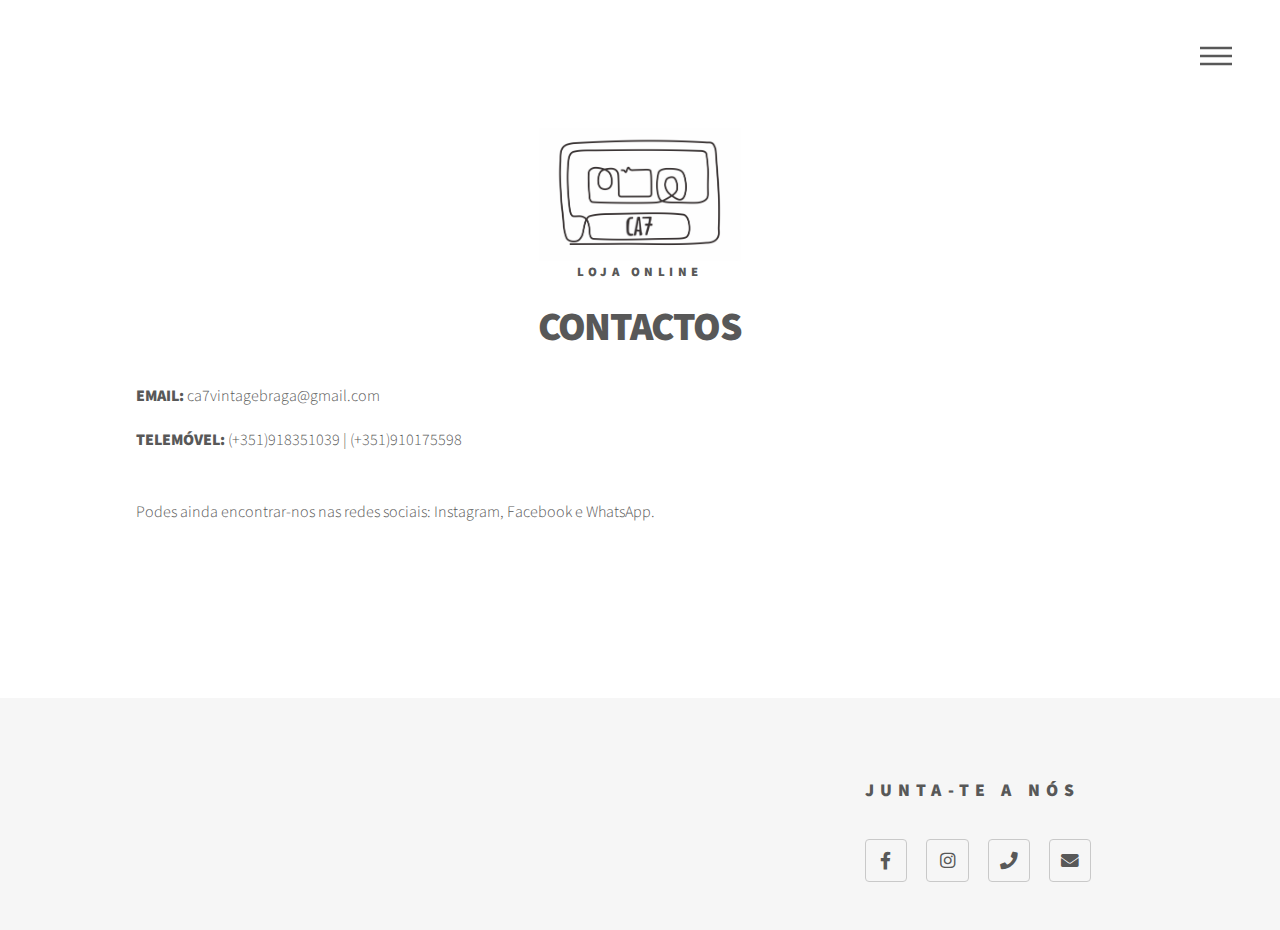
<file: contactos.html>
<!DOCTYPE HTML>
<!--
	Phantom by HTML5 UP
	html5up.net | @ajlkn
	Free for personal and commercial use under the CCA 3.0 license (html5up.net/license)
-->
<html>
	<head>
		<title>Ca7 Online</title>
		<meta charset="utf-8" />
		<meta name="viewport" content="width=device-width, initial-scale=1, user-scalable=no" />
		<link rel="stylesheet" href="assets/css/main.css" />
		<noscript><link rel="stylesheet" href="assets/css/noscript.css" /></noscript>
		<style>
			.center {
			display: block;
			margin-left: auto;
			margin-right: auto;
			width: 20%;
		  	}
		</style>
	</head>
	<body class="is-preload">
		<!-- Wrapper -->
			<div id="wrapper">

				<!-- Header -->
					<header id="header">
						<div class="inner">

							<!-- Logo -->
								<a href="index.html" class="Logo">
									<span class="style"><img class="center" src="images/Imagem1.jpg" alt="" /></span><span class="title"></span>
								</a>

							<!-- Nav -->
								<nav>
									<ul>
										<li><a href="#menu">Menu</a></li>
									</ul>
								</nav>

						</div>
					</header>

				<!-- Menu -->
					<nav id="menu">
						<h2>Menu</h2>
						<ul>
							<li><a href="index.html">Loja</a></li>
							<li><a href="Sobrenos.html">Sobre nós</a></li>
							<li><a href="pagamento.html">Formas de pagamento</a></li>
							<li><a href="generic.html">Dúvidas frequentes</a></li>
							<li><a href="contactos.html">Contactos</a></li>
						</ul>
					</nav>

				<!-- Main -->
					<div id="main">
						<div class="inner">
							<header>
								<h6 style="text-align:center">Loja Online</h1>
								<h style="text-align:center;"></h1>
								<p> <h1><b> CONTACTOS </b></h1></p>
								<h style="text-align:left;"></h1>
									<p> <b> EMAIL: </b> ca7vintagebraga@gmail.com</p>
									<p> <b> TELEMÓVEL: </b> (+351)918351039 | (+351)910175598 </p>
									<br>
									<p>Podes ainda encontrar-nos nas redes sociais: Instagram, Facebook e WhatsApp. </p>
									<br>
								
									</p>
								</div>
							</div>
								</header>

							</section>
						</div>
					</div>

				<!-- Footer -->
					<footer id="footer">
						<div class="inner">
							<section>
								
								</form>
							</section>
							<section>
								<h2>Junta-te a nós</h2>
								<ul class="icons">
									<li><a href="https://www.facebook.com/ca7online/" class="icon brands style2 fa-facebook-f"><span class="label">Facebook</span></a></li>
									<li><a href="https://www.instagram.com/ca7online/?hl=pt" class="icon brands style2 fa-instagram"><span class="label">Instagram</span></a></li>
									<li><a href="https://wa.me/+351918351039" class="icon solid style2 fa-phone"><span class="label">Phone</span></a></li>
									<li><a href="mailto:ca7vintagebraga@gmail.com" class="icon solid style2 fa-envelope"><span class="label">Email</span></a></li>
								</ul>
							</section>
						
						</div>
					</footer>

			</div>

		<!-- Scripts -->
			<script src="assets/js/jquery.min.js"></script>
			<script src="assets/js/browser.min.js"></script>
			<script src="assets/js/breakpoints.min.js"></script>
			<script src="assets/js/util.js"></script>
			<script src="assets/js/main.js"></script>

	</body>
</html>
</file>
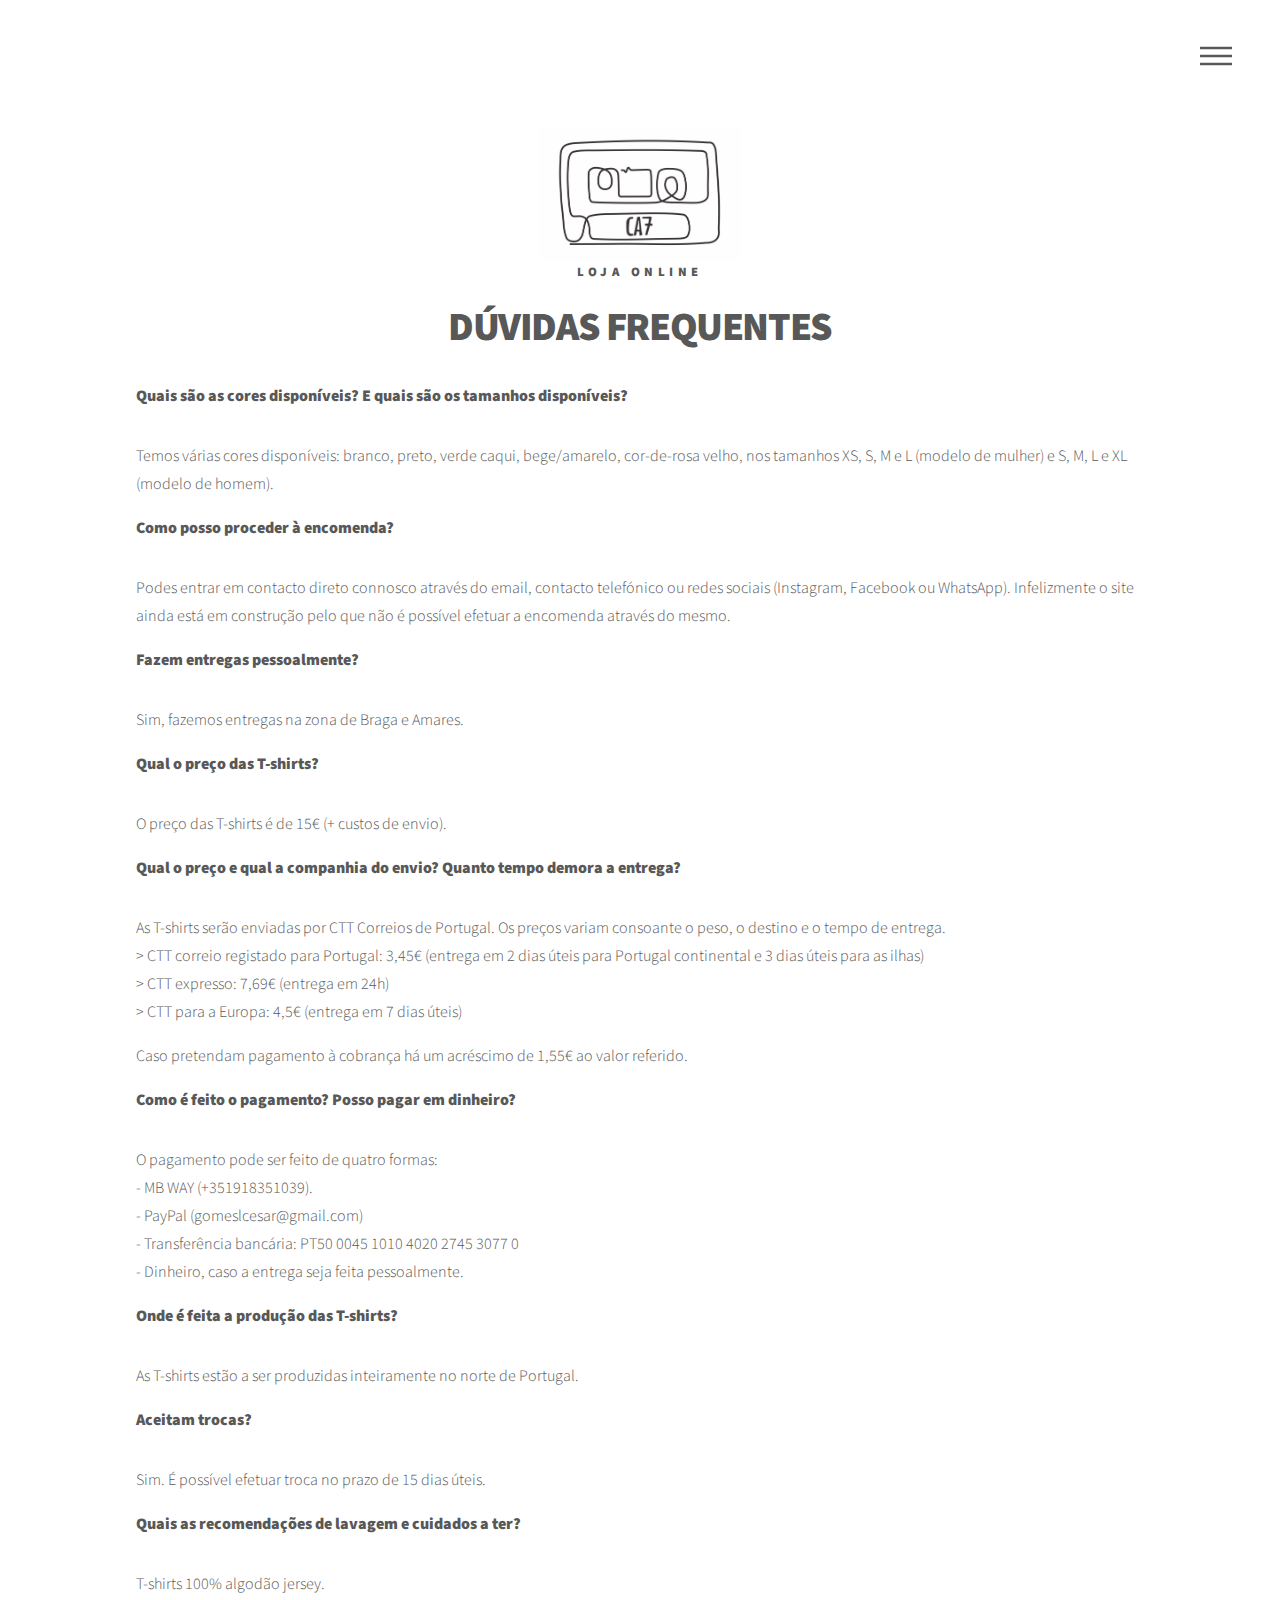
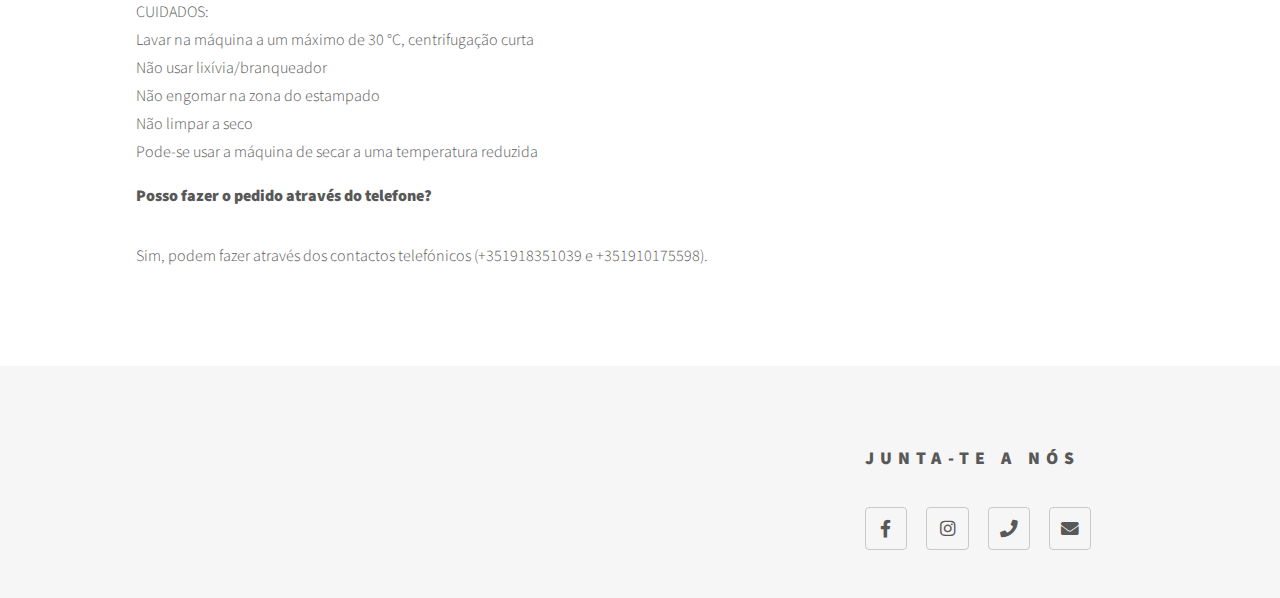
<file: duvidas.html>
<!DOCTYPE HTML>
<!--
	Phantom by HTML5 UP
	html5up.net | @ajlkn
	Free for personal and commercial use under the CCA 3.0 license (html5up.net/license)
-->
<html>
	<head>
		<title>Ca7 Online</title>
		<meta charset="utf-8" />
		<meta name="viewport" content="width=device-width, initial-scale=1, user-scalable=no" />
		<link rel="stylesheet" href="assets/css/main.css" />
		<noscript><link rel="stylesheet" href="assets/css/noscript.css" /></noscript>
		<style>
			.center {
			display: block;
			margin-left: auto;
			margin-right: auto;
			width: 20%;
		  	}
		</style>
	</head>
	<body class="is-preload">
		<!-- Wrapper -->
			<div id="wrapper">

				<!-- Header -->
					<header id="header">
						<div class="inner">

							<!-- Logo -->
								<a href="loja.html" class="Logo">
									<span class="style"><img class="center" src="images/Imagem1.jpg" alt="" /></span><span class="title"></span>
								</a>

							<!-- Nav -->
								<nav>
									<ul>
										<li><a href="#menu">Menu</a></li>
									</ul>
								</nav>

						</div>
					</header>

				<!-- Menu -->
					<nav id="menu">
						<h2>Menu</h2>
						<ul>
							<li><a href="index.html">Loja</a></li>
							<li><a href="Sobrenos.html">Sobre nós</a></li>
							<li><a href="pagamento.html">Formas de pagamento</a></li>
							<li><a href="generic.html">Dúvidas frequentes</a></li>
							<li><a href="contactos.html">Contactos</a></li>
						</ul>
					</nav>

				<!-- Main -->
					<div id="main">
						<div class="inner">
							<header>
								<h6 style="text-align:center">Loja Online</h1>
								<h style="text-align:center;"></h1>
								<p> <h1><b> DÚVIDAS FREQUENTES </b></h1></p>
								<h style="text-align:left"></h1>
									<p> <b>Quais são as cores disponíveis? E quais são os tamanhos disponíveis?</b> </p>
										Temos várias cores disponíveis: branco, preto, verde caqui, bege/amarelo, cor-de-rosa velho, nos tamanhos XS, S, M e L (modelo de mulher) e S, M, L e XL (modelo de homem).
									<p></p>
									<p></p>
									<p> <b>Como posso proceder à encomenda?</b> </p>
									Podes entrar em contacto direto connosco através do email, contacto telefónico ou redes sociais (Instagram, Facebook ou WhatsApp). Infelizmente o site ainda está em construção pelo que não é possível efetuar a encomenda através do mesmo. 
									<p></p>
									<p></p>
										<p><b>Fazem entregas pessoalmente?</b></p>
										Sim, fazemos entregas na zona de Braga e Amares.
									<p></p>
									<p></p>
									<p> <b>Qual o preço das T-shirts?</b></p>
										O preço das T-shirts é de 15€ (+ custos de envio).
									<p></p>
									<p></p>
									<p> <b>Qual o preço e qual a companhia do envio? Quanto tempo demora a entrega?</b></p>
										
										As T-shirts serão enviadas por CTT Correios de Portugal. Os preços variam consoante o peso, o destino e o tempo de entrega.
										
										<br>> CTT correio registado para Portugal: 3,45€ (entrega em 2 dias úteis para Portugal continental e 3 dias úteis para as ilhas)
										<br>> CTT expresso: 7,69€ (entrega em 24h)
										<br>> CTT para a Europa: 4,5€ (entrega em 7 dias úteis)</p>
										
										<p>Caso pretendam pagamento à cobrança há um acréscimo de 1,55€ ao valor referido.</p>
										
										
										<p> <b>Como é feito o pagamento? Posso pagar em dinheiro?</b></p>
										O pagamento pode ser feito de quatro formas:
										<br>- MB WAY (+351918351039).
										<br>- PayPal (gomeslcesar@gmail.com)
										<br>- Transferência bancária: PT50 0045 1010 4020 2745 3077 0
										<br>- Dinheiro, caso a entrega seja feita pessoalmente.
									<p></p>
									<p></p>
									<p> <b>Onde é feita a produção das T-shirts?</b></p>
										As T-shirts estão a ser produzidas inteiramente no norte de Portugal.
										<p></p>
									<p></p>
									<p> <b>Aceitam trocas?</b></p>
										Sim. É possível efetuar troca no prazo de 15 dias úteis. 
										<p></p>
									<p></p>
									<p> <b>Quais as recomendações de lavagem e cuidados a ter?</b></p>
										T-shirts 100% algodão jersey.
										<br>CUIDADOS:
										<br>Lavar na máquina a um máximo de 30 °C, centrifugação curta
										<br>Não usar lixívia/branqueador
										<br>Não engomar na zona do estampado
										<br>Não limpar a seco
										<br>Pode-se usar a máquina de secar a uma temperatura reduzida
										<p></p>
									<p></p> 
									<p> <b>Posso fazer o pedido através do telefone?</b></p>
										Sim, podem fazer através dos contactos telefónicos (+351918351039 e +351910175598).
										
										
								</div>
							</div>
								</header>

							</section>
						</div>
					</div>

				<!-- Footer -->
					<footer id="footer">
						<div class="inner">
							<section>
								
								</form>
							</section>
							<section>
								<h2>Junta-te a nós</h2>
								<ul class="icons">
									<li><a href="https://www.facebook.com/ca7online/" class="icon brands style2 fa-facebook-f"><span class="label">Facebook</span></a></li>
									<li><a href="https://www.instagram.com/ca7online/?hl=pt" class="icon brands style2 fa-instagram"><span class="label">Instagram</span></a></li>
									<li><a href="https://wa.me/+351918351039" class="icon solid style2 fa-phone"><span class="label">Phone</span></a></li>
									<li><a href="mailto:ca7vintagebraga@gmail.com" class="icon solid style2 fa-envelope"><span class="label">Email</span></a></li>
								</ul>
							</section>
						
						</div>
					</footer>

			</div>

		<!-- Scripts -->
			<script src="assets/js/jquery.min.js"></script>
			<script src="assets/js/browser.min.js"></script>
			<script src="assets/js/breakpoints.min.js"></script>
			<script src="assets/js/util.js"></script>
			<script src="assets/js/main.js"></script>

	</body>
</html>
</file>
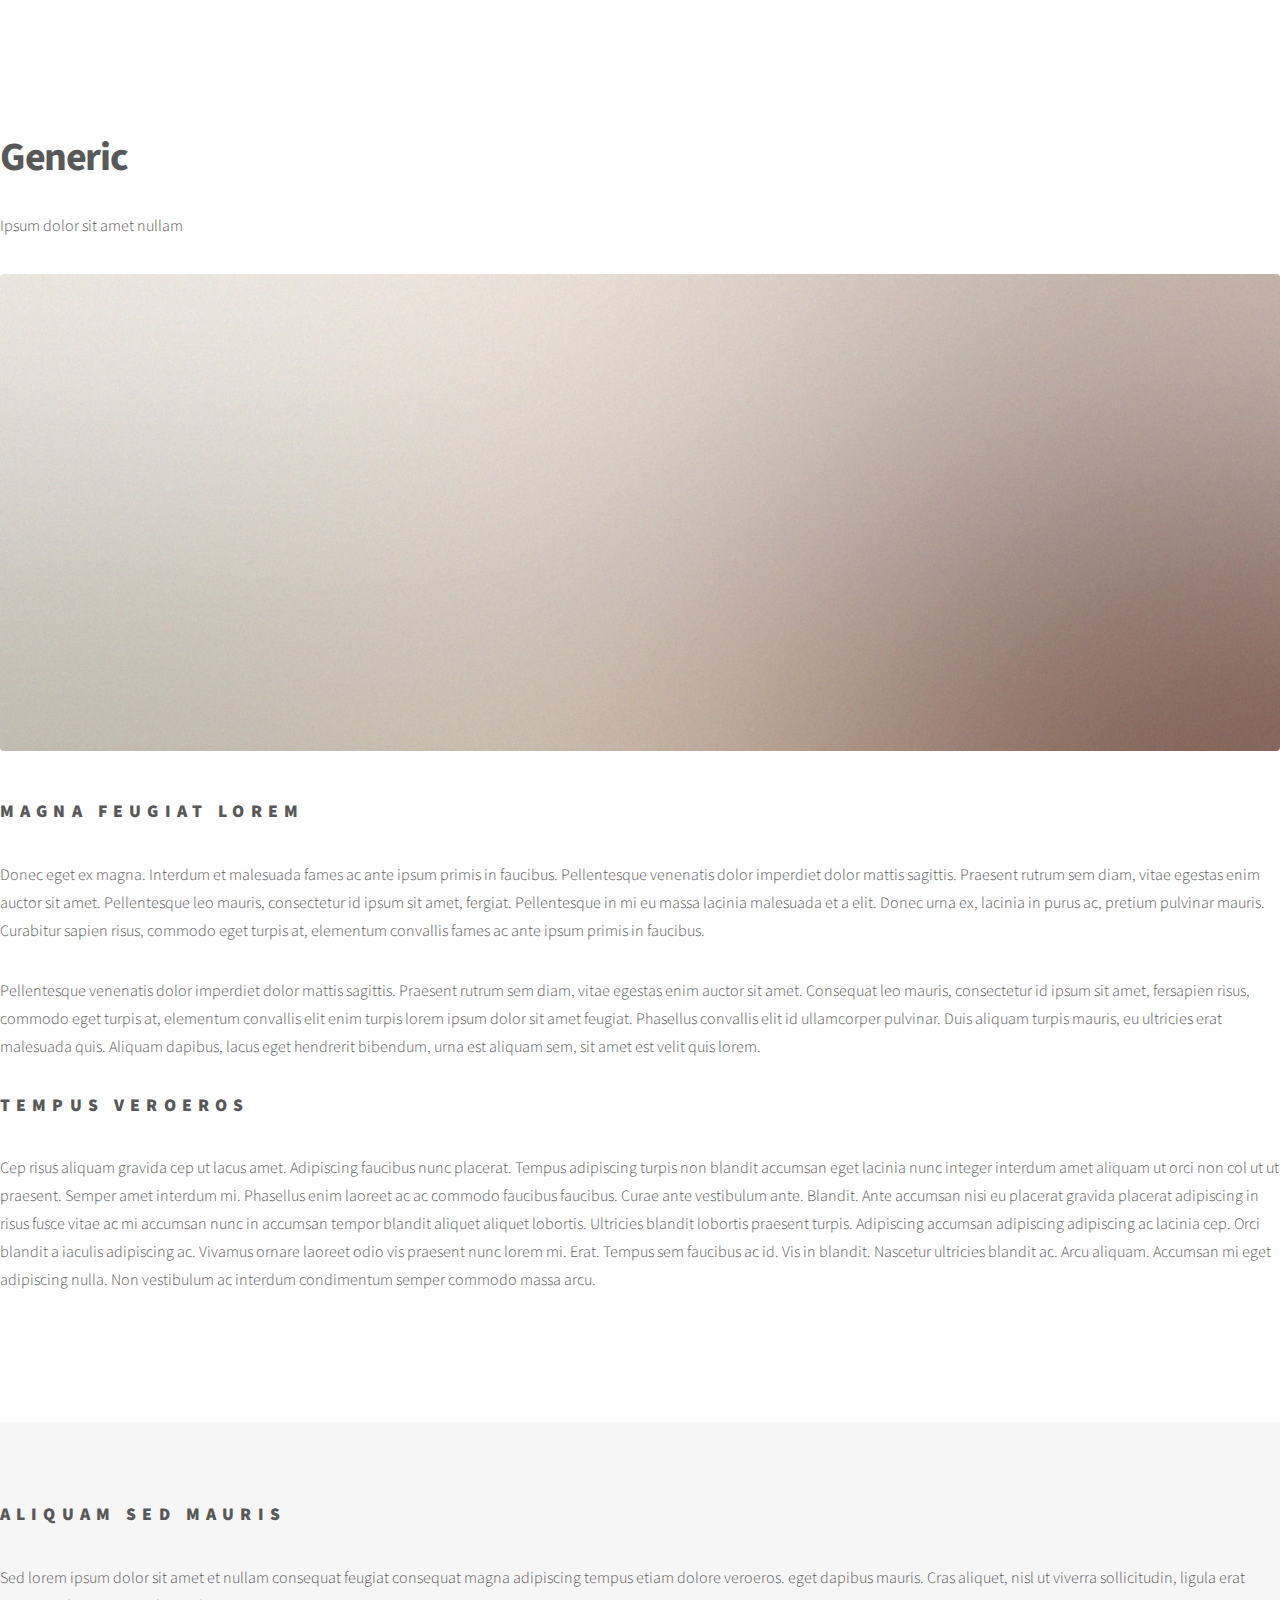
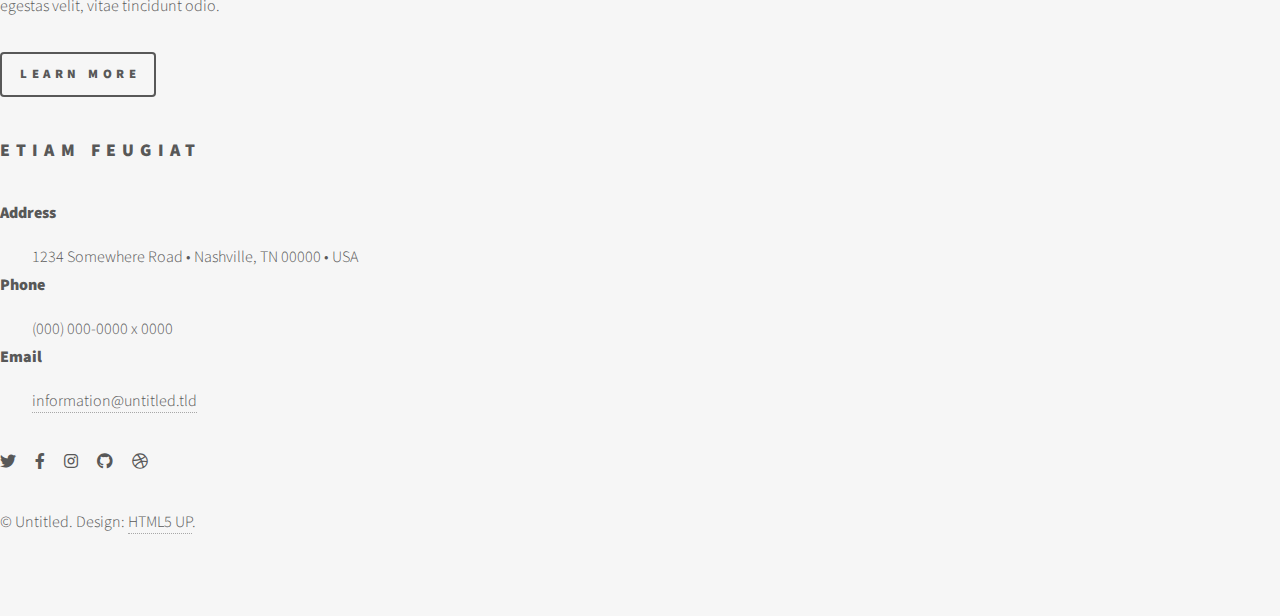
<file: generic.html>
<!DOCTYPE HTML>
<!--
	Stellar by HTML5 UP
	html5up.net | @ajlkn
	Free for personal and commercial use under the CCA 3.0 license (html5up.net/license)
-->
<html>
	<head>
		<title>Generic - Stellar by HTML5 UP</title>
		<meta charset="utf-8" />
		<meta name="viewport" content="width=device-width, initial-scale=1, user-scalable=no" />
		<link rel="stylesheet" href="assets/css/main.css" />
		<noscript><link rel="stylesheet" href="assets/css/noscript.css" /></noscript>
	</head>
	<body class="is-preload">

		<!-- Wrapper -->
			<div id="wrapper">

				<!-- Header -->
					<header id="header">
						<h1>Generic</h1>
						<p>Ipsum dolor sit amet nullam</p>
					</header>

				<!-- Main -->
					<div id="main">

						<!-- Content -->
							<section id="content" class="main">
								<span class="image main"><img src="images/pic04.jpg" alt="" /></span>
								<h2>Magna feugiat lorem</h2>
								<p>Donec eget ex magna. Interdum et malesuada fames ac ante ipsum primis in faucibus. Pellentesque venenatis dolor imperdiet dolor mattis sagittis. Praesent rutrum sem diam, vitae egestas enim auctor sit amet. Pellentesque leo mauris, consectetur id ipsum sit amet, fergiat. Pellentesque in mi eu massa lacinia malesuada et a elit. Donec urna ex, lacinia in purus ac, pretium pulvinar mauris. Curabitur sapien risus, commodo eget turpis at, elementum convallis fames ac ante ipsum primis in faucibus.</p>
								<p>Pellentesque venenatis dolor imperdiet dolor mattis sagittis. Praesent rutrum sem diam, vitae egestas enim auctor sit amet. Consequat leo mauris, consectetur id ipsum sit amet, fersapien risus, commodo eget turpis at, elementum convallis elit enim turpis lorem ipsum dolor sit amet feugiat. Phasellus convallis elit id ullamcorper pulvinar. Duis aliquam turpis mauris, eu ultricies erat malesuada quis. Aliquam dapibus, lacus eget hendrerit bibendum, urna est aliquam sem, sit amet est velit quis lorem.</p>
								<h2>Tempus veroeros</h2>
								<p>Cep risus aliquam gravida cep ut lacus amet. Adipiscing faucibus nunc placerat. Tempus adipiscing turpis non blandit accumsan eget lacinia nunc integer interdum amet aliquam ut orci non col ut ut praesent. Semper amet interdum mi. Phasellus enim laoreet ac ac commodo faucibus faucibus. Curae ante vestibulum ante. Blandit. Ante accumsan nisi eu placerat gravida placerat adipiscing in risus fusce vitae ac mi accumsan nunc in accumsan tempor blandit aliquet aliquet lobortis. Ultricies blandit lobortis praesent turpis. Adipiscing accumsan adipiscing adipiscing ac lacinia cep. Orci blandit a iaculis adipiscing ac. Vivamus ornare laoreet odio vis praesent nunc lorem mi. Erat. Tempus sem faucibus ac id. Vis in blandit. Nascetur ultricies blandit ac. Arcu aliquam. Accumsan mi eget adipiscing nulla. Non vestibulum ac interdum condimentum semper commodo massa arcu.</p>
							</section>

					</div>

				<!-- Footer -->
					<footer id="footer">
						<section>
							<h2>Aliquam sed mauris</h2>
							<p>Sed lorem ipsum dolor sit amet et nullam consequat feugiat consequat magna adipiscing tempus etiam dolore veroeros. eget dapibus mauris. Cras aliquet, nisl ut viverra sollicitudin, ligula erat egestas velit, vitae tincidunt odio.</p>
							<ul class="actions">
								<li><a href="#" class="button">Learn More</a></li>
							</ul>
						</section>
						<section>
							<h2>Etiam feugiat</h2>
							<dl class="alt">
								<dt>Address</dt>
								<dd>1234 Somewhere Road &bull; Nashville, TN 00000 &bull; USA</dd>
								<dt>Phone</dt>
								<dd>(000) 000-0000 x 0000</dd>
								<dt>Email</dt>
								<dd><a href="#">information@untitled.tld</a></dd>
							</dl>
							<ul class="icons">
								<li><a href="#" class="icon brands fa-twitter alt"><span class="label">Twitter</span></a></li>
								<li><a href="#" class="icon brands fa-facebook-f alt"><span class="label">Facebook</span></a></li>
								<li><a href="#" class="icon brands fa-instagram alt"><span class="label">Instagram</span></a></li>
								<li><a href="#" class="icon brands fa-github alt"><span class="label">GitHub</span></a></li>
								<li><a href="#" class="icon brands fa-dribbble alt"><span class="label">Dribbble</span></a></li>
							</ul>
						</section>
						<p class="copyright">&copy; Untitled. Design: <a href="https://html5up.net">HTML5 UP</a>.</p>
					</footer>

			</div>

		<!-- Scripts -->
			<script src="assets/js/jquery.min.js"></script>
			<script src="assets/js/jquery.scrollex.min.js"></script>
			<script src="assets/js/jquery.scrolly.min.js"></script>
			<script src="assets/js/browser.min.js"></script>
			<script src="assets/js/breakpoints.min.js"></script>
			<script src="assets/js/util.js"></script>
			<script src="assets/js/main.js"></script>

	</body>
</html>
</file>
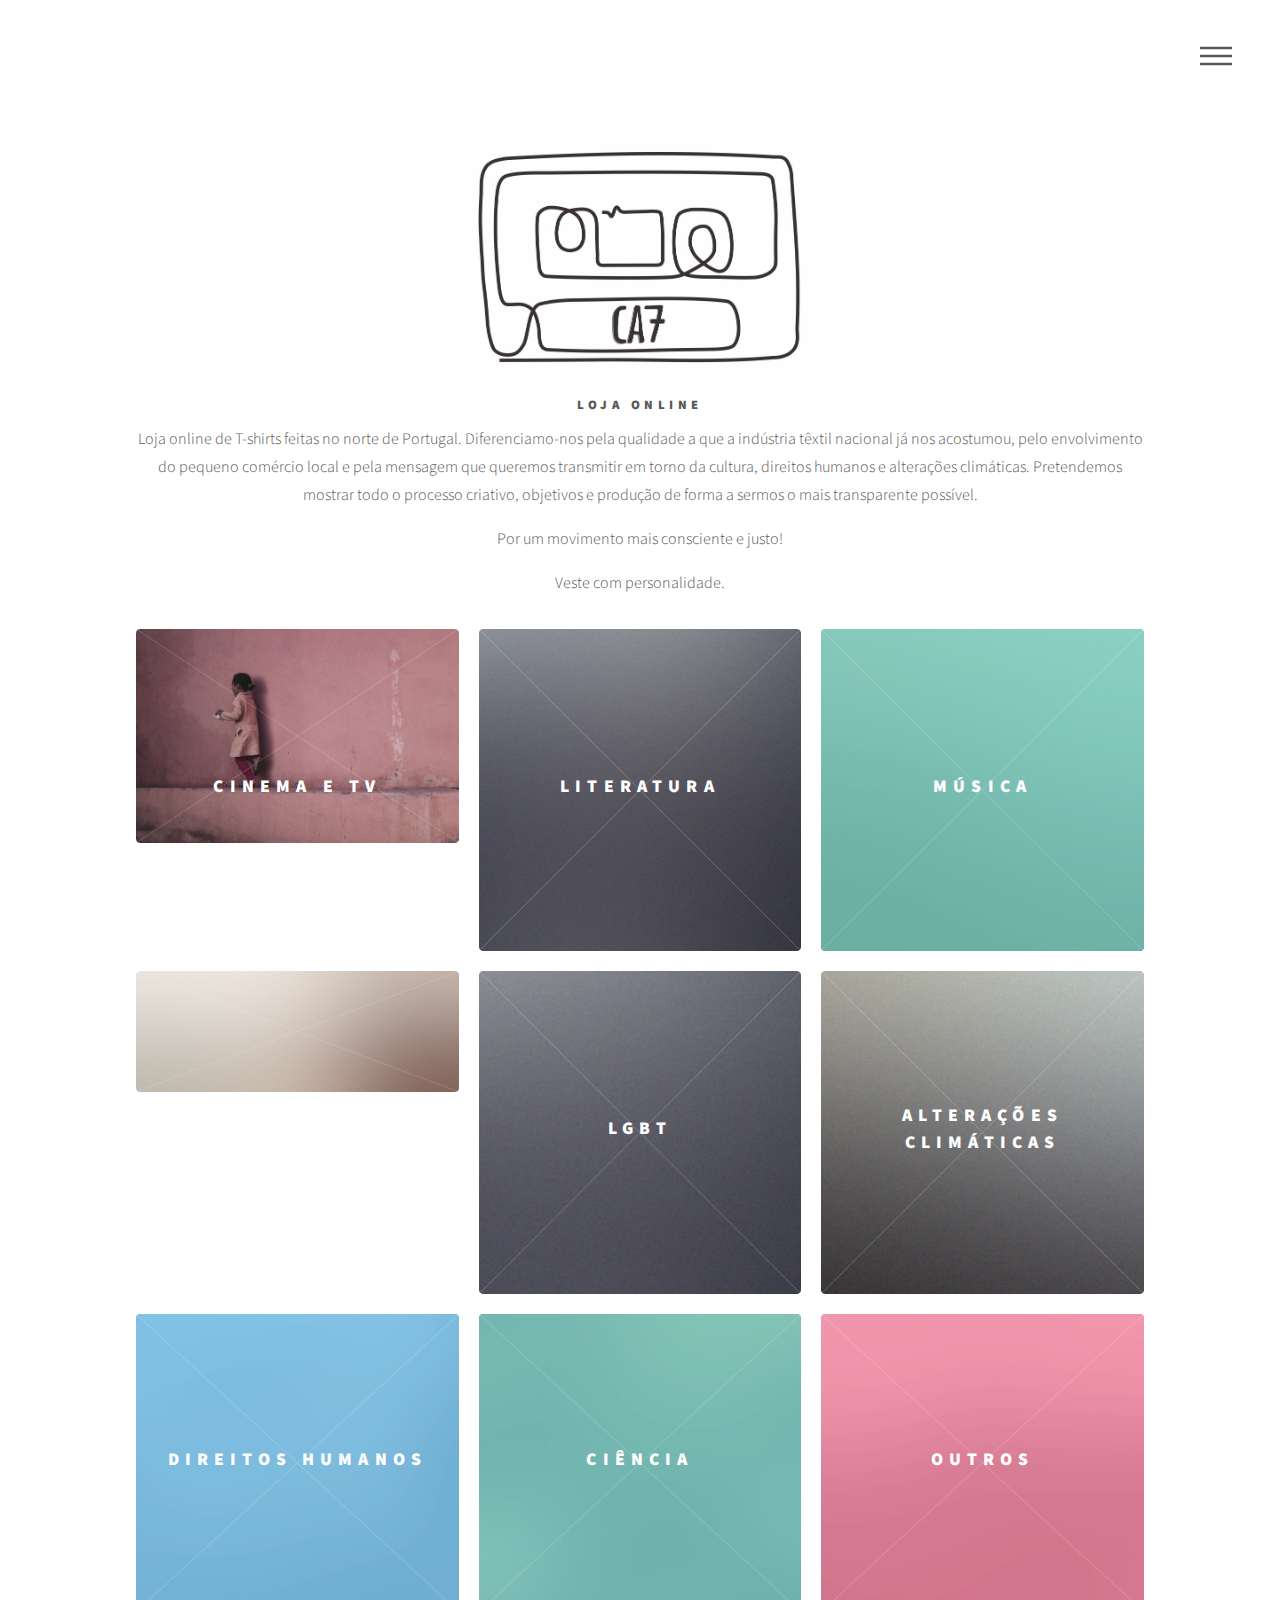
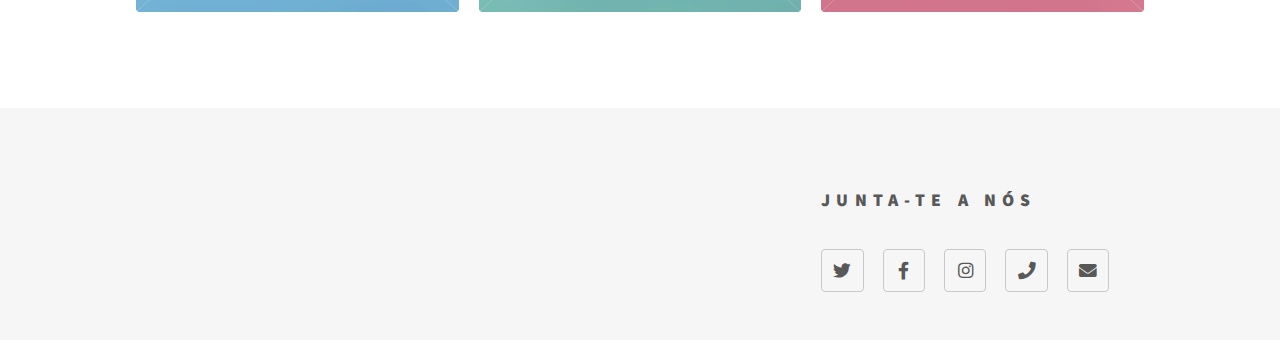
<file: index - cópia.html>
<!DOCTYPE HTML>
<!--
	Phantom by HTML5 UP
	html5up.net | @ajlkn
	Free for personal and commercial use under the CCA 3.0 license (html5up.net/license)
-->
<html>
	<head>
		<title>Ca7 Online</title>
		<meta charset="utf-8" />
		<meta name="viewport" content="width=device-width, initial-scale=1, user-scalable=no" />
		<link rel="stylesheet" href="assets/css/main.css" />
		<noscript><link rel="stylesheet" href="assets/css/noscript.css" /></noscript>
		<style>
			.center {
			display: block;
			margin-left: auto;
			margin-right: auto;
			width: 40%;
		  	}
		</style>
	</head>
	<body class="is-preload">
		<!-- Wrapper -->
			<div id="wrapper">

				<!-- Header -->
					<header id="header">
						<div class="inner">

							<!-- Logo -->
								<a href="index.html" class="Logo">
									<span class="style"><img class="center" src="images/Imagem1.jpg" alt="" /></span><span class="title"></span>
								</a>

							<!-- Nav -->
								<nav>
									<ul>
										<li><a href="#menu">Menu</a></li>
									</ul>
								</nav>

						</div>
					</header>

				<!-- Menu -->
					<nav id="menu">
						<h2>Menu</h2>
						<ul>
							<li><a href="index.html">Loja</a></li>
							<li><a href="Sobrenos.html">Sobre nós</a></li>
							<li><a href="pagamento.html">Formas de pagamento</a></li>
							<li><a href="generic.html">Dúvidas frequentes</a></li>
							<li><a href="contactos.html">Contactos</a></li>
						</ul>
					</nav>

				<!-- Main -->
					<div id="main">
						<div class="inner">
							<header>
								<h6 style="text-align:center">Loja Online</h1>
								<h style="text-align:center;"></h1>
								<p> Loja online de T-shirts feitas no norte de Portugal. Diferenciamo-nos pela qualidade a que a indústria têxtil nacional já nos acostumou, pelo envolvimento do pequeno comércio local e pela mensagem que queremos transmitir em torno da cultura, direitos humanos e alterações climáticas.
									Pretendemos mostrar todo o processo criativo, objetivos e produção de forma a sermos o mais transparente possível.</p>
								<h style="text-align:center;"></h1>
								<p>Por um movimento mais consciente e justo! <p> Veste com personalidade.</p>

								</header>
							<section class="tiles">
								<article class="style">
									<span class="image">
										<img src="images/teste1.jpg" alt="" />
									</span>
									<a href="generic.html">
										<h2>Cinema e Tv</h2>
										<div class="content">
											<p>“Every film should have its own world, a logic and feel to it that expands beyond the exact image that the audience is seeing." <br> Christopher Nolan </p>
										</div>
									</a>
								</article>
								<article class="style=black">
									<span class="image">
										<img src="images/pic02.jpg" alt="" />
									</span>
									<a href="generic.html">
										<h2>Literatura</h2>
										<div class="content">
											<p>“Escrevemos porque não queremos morrer. É esta a razão profunda do acto de escrever." <br> José Saramago</p>
										</div>
									</a>
								</article>
								<article class="style3">
									<span class="image">
										<img src="images/pic03.jpg" alt="" />
									</span>
									<a href="generic.html">
										<h2>Música</h2>
										<div class="content">
											<p>“The show must go on.” <br> Freddie Mercury</p>
										</div>
									</a>
								</article>
								<article class="style">
									<span class="image">
										<img src="images/pic04.jpg" alt="" />
									</span>
									<a href="generic.html">
										<h2>Feminismo</h2>
										<div class="content">
											<p>“It’s time for women to stop being politely angry.” <br> Leymah Gbowee</p>
										</div>
									</a>
								</article>
								<article class="stylesheet">
									<span class="image">
										<img src="images/pic05.jpg" alt="" />
									</span>
									<a href="generic.html">
										<h2>LGBT
										</h2>
										<div class="content">
											<p>“Shade never made anybody less gay” <br> Taylor Swift </p>
										</div>
									</a>
								</article>
								<article class="style">
									<span class="image">
										<img src="images/pic06.jpg" alt="" />
									</span>
									<a href="generic.html">
										<h2>Alterações climáticas</h2>
										<div class="content">
											<p>"We are going to change the fate of humanity whether you like it or not" <br> Greta Thunberg</p>
										</div>
									</a>
								</article>
								<article class="style2">
									<span class="image">
										<img src="images/pic07.jpg" alt="" />
									</span>
									<a href="generic.html">
										<h2>Direitos humanos</h2>
										<div class="content">
											<p>“There was no good reason to deny innocent people a safe place to live.” <br> Nadia Murad</p>
										</div>
									</a>
								</article>
								<article class="style3">
									<span class="image">
										<img src="images/pic08.jpg" alt="" />
									</span>
									<a href="generic.html">
										<h2>Ciência</h2>
										<div class="content">
											<p>"Be less curious about people and more curious about ideas." <br> Marie Curie</p>
										</div>
									</a>
								</article>
								<article class="style1">
									<span class="image">
										<img src="images/pic09.jpg" alt="" />
									</span>
									<a href="generic.html">
										<h2>Outros</h2>
										<div class="content">
											<p></p>
										</div>
									</a>
								
								</article>
							</section>
						</div>
					</div>

				<!-- Footer -->
					<footer id="footer">
						<div class="inner">
							<section>
								
								</form>
							</section>
							<section>
								<h2>Junta-te a nós</h2>
								<ul class="icons">
									<li><a href="#" class="icon brands style2 fa-twitter"><span class="label">Twitter</span></a></li>
									<li><a href="https://www.facebook.com/ca7online/" class="icon brands style2 fa-facebook-f"><span class="label">Facebook</span></a></li>
									<li><a href="https://www.instagram.com/ca7online/?hl=pt" class="icon brands style2 fa-instagram"><span class="label">Instagram</span></a></li>
									<li><a href="https://wa.me/+351918351039" class="icon solid style2 fa-phone"><span class="label">Phone</span></a></li>
									<li><a href="mailto:ca7vintagebraga@gmail.com" class="icon solid style2 fa-envelope"><span class="label">Email</span></a></li>
								</ul>
							</section>
						
						</div>
					</footer>

			</div>

		<!-- Scripts -->
			<script src="assets/js/jquery.min.js"></script>
			<script src="assets/js/browser.min.js"></script>
			<script src="assets/js/breakpoints.min.js"></script>
			<script src="assets/js/util.js"></script>
			<script src="assets/js/main.js"></script>

	</body>
</html>
</file>
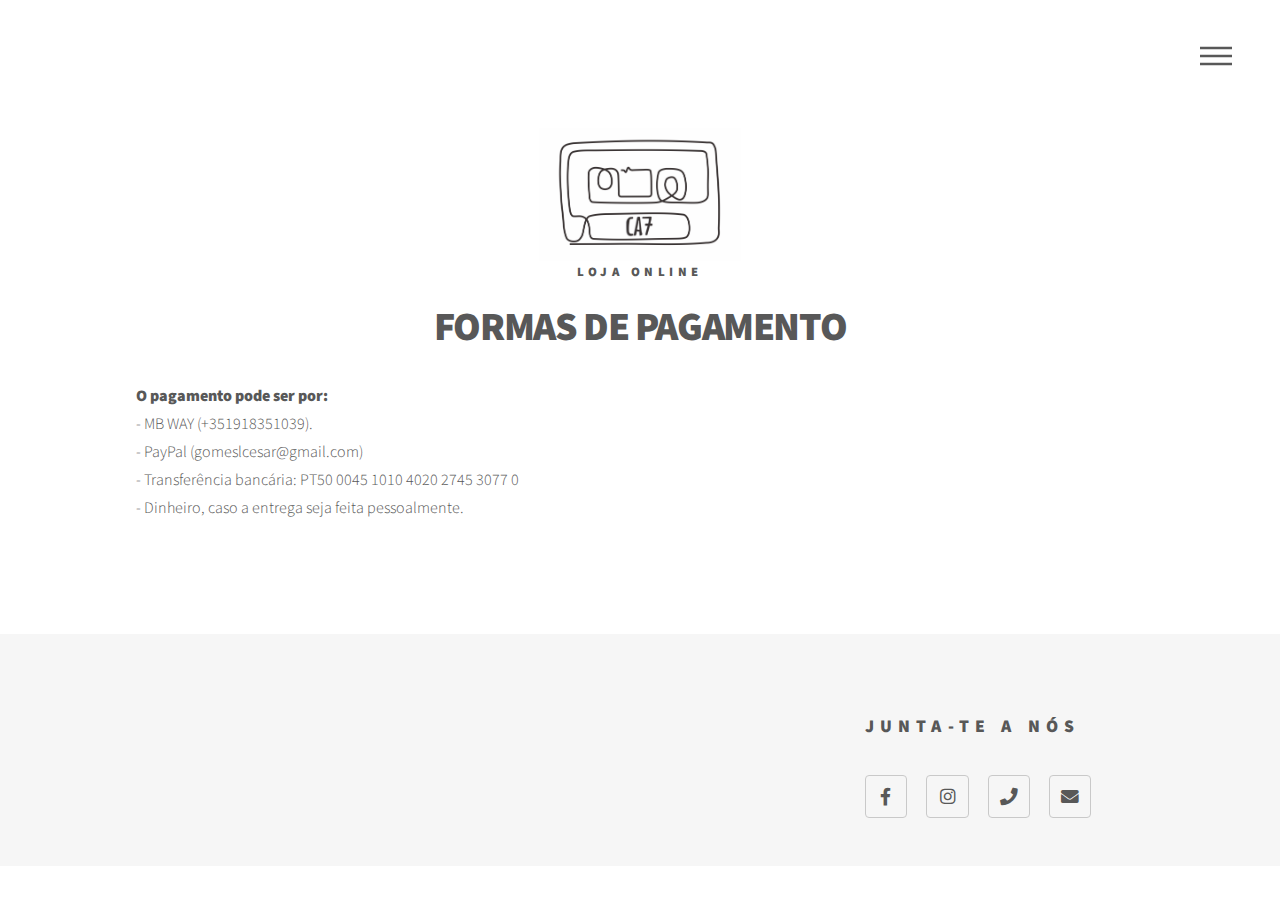
<file: pagamento.html>
<!DOCTYPE HTML>
<!--
	Phantom by HTML5 UP
	html5up.net | @ajlkn
	Free for personal and commercial use under the CCA 3.0 license (html5up.net/license)
-->
<html>
	<head>
		<title>Ca7 Online</title>
		<meta charset="utf-8" />
		<meta name="viewport" content="width=device-width, initial-scale=1, user-scalable=no" />
		<link rel="stylesheet" href="assets/css/main.css" />
		<noscript><link rel="stylesheet" href="assets/css/noscript.css" /></noscript>
		<style>
			.center {
			display: block;
			margin-left: auto;
			margin-right: auto;
			width: 20%;
		  	}
		</style>
	</head>
	<body class="is-preload">
		<!-- Wrapper -->
			<div id="wrapper">

				<!-- Header -->
					<header id="header">
						<div class="inner">

							<!-- Logo -->
								<a href="loja.html" class="Logo">
									<span class="style"><img class="center" src="images/Imagem1.jpg" alt="" /></span><span class="title"></span>
								</a>

							<!-- Nav -->
								<nav>
									<ul>
										<li><a href="#menu">Menu</a></li>
									</ul>
								</nav>

						</div>
					</header>

				<!-- Menu -->
					<nav id="menu">
						<h2>Menu</h2>
						<ul>
							<li><a href="loja.html">Loja</a></li>
							<li><a href="Sobrenos.html">Sobre nós</a></li>
							<li><a href="pagamento.html">Formas de pagamento</a></li>
							<li><a href="duvidas.html">Dúvidas frequentes</a></li>
							<li><a href="contactos.html">Contactos</a></li>
						</ul>
					</nav>

				<!-- Main -->
					<div id="main">
						<div class="inner">
							<header>
								<h6 style="text-align:center">Loja Online</h1>
								<h style="text-align:center;"></h1>
								<p> <h1><b> FORMAS DE PAGAMENTO </b></h1></p>
								<h style="text-align:center;"></h1>
									<b>O pagamento pode ser por:</b>
										<br>- MB WAY (+351918351039).
										<br>- PayPal (gomeslcesar@gmail.com)
										<br>- Transferência bancária: PT50 0045 1010 4020 2745 3077 0
										<br>- Dinheiro, caso a entrega seja feita pessoalmente.
									<p> 
								</div>
							</div>
								</header>

							</section>
						</div>
					</div>

				<!-- Footer -->
					<footer id="footer">
						<div class="inner">
							<section>
								
								</form>
							</section>
							<section>
								<h2>Junta-te a nós</h2>
								<ul class="icons">
									<li><a href="https://www.facebook.com/ca7online/" class="icon brands style2 fa-facebook-f"><span class="label">Facebook</span></a></li>
									<li><a href="https://www.instagram.com/ca7online/?hl=pt" class="icon brands style2 fa-instagram"><span class="label">Instagram</span></a></li>
									<li><a href="https://wa.me/+351918351039" class="icon solid style2 fa-phone"><span class="label">Phone</span></a></li>
									<li><a href="mailto:ca7vintagebraga@gmail.com" class="icon solid style2 fa-envelope"><span class="label">Email</span></a></li>
								</ul>
							</section>
						
						</div>
					</footer>

			</div>

		<!-- Scripts -->
			<script src="assets/js/jquery.min.js"></script>
			<script src="assets/js/browser.min.js"></script>
			<script src="assets/js/breakpoints.min.js"></script>
			<script src="assets/js/util.js"></script>
			<script src="assets/js/main.js"></script>

	</body>
</html>
</file>
<file: assets/css/noscript.css>
/*
	Stellar by HTML5 UP
	html5up.net | @ajlkn
	Free for personal and commercial use under the CCA 3.0 license (html5up.net/license)
*/

/* Header */

	body.is-preload #header.alt > * {
		opacity: 1;
	}

	body.is-preload #header.alt .logo {
		-moz-transform: none;
		-webkit-transform: none;
		-ms-transform: none;
		transform: none;
	}
</file>
<file: assets/css/main.css>
@import url(fontawesome-all.min.css);
@import url("https://fonts.googleapis.com/css?family=Source+Sans+Pro:300,700,900");

/*
	Phantom by HTML5 UP
	html5up.net | @ajlkn
	Free for personal and commercial use under the CCA 3.0 license (html5up.net/license)
*/

html, body, div, span, applet, object,
iframe, h1, h2, h3, h4, h5, h6, p, blockquote,
pre, a, abbr, acronym, address, big, cite,
code, del, dfn, em, img, ins, kbd, q, s, samp,
small, strike, strong, sub, sup, tt, var, b,
u, i, center, dl, dt, dd, ol, ul, li, fieldset,
form, label, legend, table, caption, tbody,
tfoot, thead, tr, th, td, article, aside,
canvas, details, embed, figure, figcaption,
footer, header, hgroup, menu, nav, output, ruby,
section, summary, time, mark, audio, video {
	margin: 0;
	padding: 0;
	border: 0;
	font-size: 100%;
	font: inherit;
	vertical-align: baseline;}

article, aside, details, figcaption, figure,
footer, header, hgroup, menu, nav, section {
	display: block;}

body {
	line-height: 1;
}

ol, ul {
	list-style: none;
}

blockquote, q {
	quotes: none;
}

	blockquote:before, blockquote:after, q:before, q:after {
		content: '';
		content: none;
	}

table {
	border-collapse: collapse;
	border-spacing: 0;
}

body {
	-webkit-text-size-adjust: none;
}

mark {
	background-color: transparent;
	color: inherit;
}

input::-moz-focus-inner {
	border: 0;
	padding: 0;
}

input, select, textarea {
	-moz-appearance: none;
	-webkit-appearance: none;
	-ms-appearance: none;
	appearance: none;
}

/* Basic */

	@-ms-viewport {
		width: device-width;
	}

	body {
		-ms-overflow-style: scrollbar;
	}

	@media screen and (max-width: 480px) {

		html, body {
			min-width: 320px;
		}

	}

	html {
		box-sizing: border-box;
	}

	*, *:before, *:after {
		box-sizing: inherit;
	}

	body {
		background: #ffffff;
	}

		body.is-preload *, body.is-preload *:before, body.is-preload *:after {
			-moz-animation: none !important;
			-webkit-animation: none !important;
			-ms-animation: none !important;
			animation: none !important;
			-moz-transition: none !important;
			-webkit-transition: none !important;
			-ms-transition: none !important;
			transition: none !important;
		}

/* Type */

	body, input, select, textarea {
		color: #585858;
		font-family: "Source Sans Pro", Helvetica, sans-serif;
		font-size: 16pt;
		font-weight: 300;
		line-height: 1.75;
	}

		@media screen and (max-width: 1680px) {

			body, input, select, textarea {
				font-size: 14pt;
			}

		}

		@media screen and (max-width: 1280px) {

			body, input, select, textarea {
				font-size: 12pt;
			}

		}

	a {
		-moz-transition: border-bottom-color 0.2s ease, color 0.2s ease;
		-webkit-transition: border-bottom-color 0.2s ease, color 0.2s ease;
		-ms-transition: border-bottom-color 0.2s ease, color 0.2s ease;
		transition: border-bottom-color 0.2s ease, color 0.2s ease;
		text-decoration: none;
		color: #585858;
		border-bottom: dotted 1px rgba(88, 88, 88, 0.5);
	}

		a:hover {
			border-bottom-color: transparent;
			color: #f2849e !important;
		}

	strong, b {
		font-weight: 900;
	}

	em, i {
		font-style: italic;
	}

	p {
		margin: 0 0 2em 0;
	}

	h1 {
		font-size: 2.5em;
		font-weight: 700;
		line-height: 1.5;
		margin: 0 0 1em 0;
		letter-spacing: -0.035em;
	}

		h1 a {
			color: inherit;
		}

		@media screen and (max-width: 736px) {

			h1 {
				font-size: 2em;
				margin: 0 0 1em 0;
			}

		}

		@media screen and (max-width: 360px) {

			h1 {
				font-size: 1.5em;
			}

		}

	h2, h3, h4, h5, h6 {
		font-weight: 900;
		line-height: 1.5;
		margin: 0 0 2em 0;
		text-transform: uppercase;
		letter-spacing: 0.35em;
	}

		h2 a, h3 a, h4 a, h5 a, h6 a {
			color: inherit;
		}

	h2 {
		font-size: 1.1em;
	}

	h3 {
		font-size: 1em;
	}

	h4 {
		font-size: 0.8em;
	}

	h5 {
		font-size: 0.8em;
	}

	h6 {
		font-size: 0.8em;
	}

	@media screen and (max-width: 980px) {

		h1 br, h2 br, h3 br, h4 br, h5 br, h6 br {
			display: none;
		}

	}

	@media screen and (max-width: 736px) {

		h2 {
			font-size: 1em;
		}

		h3 {
			font-size: 0.8em;
		}

	}

	sub {
		font-size: 0.8em;
		position: relative;
		top: 0.5em;
	}

	sup {
		font-size: 0.8em;
		position: relative;
		top: -0.5em;
	}

	blockquote {
		border-left: solid 4px #c9c9c9;
		font-style: italic;
		margin: 0 0 2em 0;
		padding: 0.5em 0 0.5em 2em;
	}

	code {
		background: rgba(144, 144, 144, 0.075);
		border-radius: 4px;
		border: solid 1px #c9c9c9;
		font-family: "Courier New", monospace;
		font-size: 0.9em;
		margin: 0 0.25em;
		padding: 0.25em 0.65em;
	}

	pre {
		-webkit-overflow-scrolling: touch;
		font-family: "Courier New", monospace;
		font-size: 0.9em;
		margin: 0 0 2em 0;
	}

		pre code {
			display: block;
			line-height: 1.75;
			padding: 1em 1.5em;
			overflow-x: auto;
		}

	hr {
		border: 0;
		border-bottom: solid 1px #c9c9c9;
		margin: 2em 0;
	}

		hr.major {
			margin: 3em 0;
		}

	.align-left {
		text-align: left;
	}

	.align-center {
		text-align: center;
	}

	.align-right {
		text-align: right;
	}

/* Row */

	.row {
		display: flex;
		flex-wrap: wrap;
		box-sizing: border-box;
		align-items: stretch;
	}

		.row > * {
			box-sizing: border-box;
		}

		.row.gtr-uniform > * > :last-child {
			margin-bottom: 0;
		}

		.row.aln-left {
			justify-content: flex-start;
		}

		.row.aln-center {
			justify-content: center;
		}

		.row.aln-right {
			justify-content: flex-end;
		}

		.row.aln-top {
			align-items: flex-start;
		}

		.row.aln-middle {
			align-items: center;
		}

		.row.aln-bottom {
			align-items: flex-end;
		}

		.row > .imp {
			order: -1;
		}

		.row > .col-1 {
			width: 8.33333%;
		}

		.row > .off-1 {
			margin-left: 8.33333%;
		}

		.row > .col-2 {
			width: 16.66667%;
		}

		.row > .off-2 {
			margin-left: 16.66667%;
		}

		.row > .col-3 {
			width: 25%;
		}

		.row > .off-3 {
			margin-left: 25%;
		}

		.row > .col-4 {
			width: 33.33333%;
		}

		.row > .off-4 {
			margin-left: 33.33333%;
		}

		.row > .col-5 {
			width: 41.66667%;
		}

		.row > .off-5 {
			margin-left: 41.66667%;
		}

		.row > .col-6 {
			width: 50%;
		}

		.row > .off-6 {
			margin-left: 50%;
		}

		.row > .col-7 {
			width: 58.33333%;
		}

		.row > .off-7 {
			margin-left: 58.33333%;
		}

		.row > .col-8 {
			width: 66.66667%;
		}

		.row > .off-8 {
			margin-left: 66.66667%;
		}

		.row > .col-9 {
			width: 75%;
		}

		.row > .off-9 {
			margin-left: 75%;
		}

		.row > .col-10 {
			width: 83.33333%;
		}

		.row > .off-10 {
			margin-left: 83.33333%;
		}

		.row > .col-11 {
			width: 91.66667%;
		}

		.row > .off-11 {
			margin-left: 91.66667%;
		}

		.row > .col-12 {
			width: 100%;
		}

		.row > .off-12 {
			margin-left: 100%;
		}

		.row.gtr-0 {
			margin-top: 0;
			margin-left: 0em;
		}

			.row.gtr-0 > * {
				padding: 0 0 0 0em;
			}

			.row.gtr-0.gtr-uniform {
				margin-top: 0em;
			}

				.row.gtr-0.gtr-uniform > * {
					padding-top: 0em;
				}

		.row.gtr-25 {
			margin-top: 0;
			margin-left: -0.5em;
		}

			.row.gtr-25 > * {
				padding: 0 0 0 0.5em;
			}

			.row.gtr-25.gtr-uniform {
				margin-top: -0.5em;
			}

				.row.gtr-25.gtr-uniform > * {
					padding-top: 0.5em;
				}

		.row.gtr-50 {
			margin-top: 0;
			margin-left: -1em;
		}

			.row.gtr-50 > * {
				padding: 0 0 0 1em;
			}

			.row.gtr-50.gtr-uniform {
				margin-top: -1em;
			}

				.row.gtr-50.gtr-uniform > * {
					padding-top: 1em;
				}

		.row {
			margin-top: 0;
			margin-left: -2em;
		}

			.row > * {
				padding: 0 0 0 2em;
			}

			.row.gtr-uniform {
				margin-top: -2em;
			}

				.row.gtr-uniform > * {
					padding-top: 2em;
				}

		.row.gtr-150 {
			margin-top: 0;
			margin-left: -3em;
		}

			.row.gtr-150 > * {
				padding: 0 0 0 3em;
			}

			.row.gtr-150.gtr-uniform {
				margin-top: -3em;
			}

				.row.gtr-150.gtr-uniform > * {
					padding-top: 3em;
				}

		.row.gtr-200 {
			margin-top: 0;
			margin-left: -4em;
		}

			.row.gtr-200 > * {
				padding: 0 0 0 4em;
			}

			.row.gtr-200.gtr-uniform {
				margin-top: -4em;
			}

				.row.gtr-200.gtr-uniform > * {
					padding-top: 4em;
				}

		@media screen and (max-width: 1680px) {

			.row {
				display: flex;
				flex-wrap: wrap;
				box-sizing: border-box;
				align-items: stretch;
			}

				.row > * {
					box-sizing: border-box;
				}

				.row.gtr-uniform > * > :last-child {
					margin-bottom: 0;
				}

				.row.aln-left {
					justify-content: flex-start;
				}

				.row.aln-center {
					justify-content: center;
				}

				.row.aln-right {
					justify-content: flex-end;
				}

				.row.aln-top {
					align-items: flex-start;
				}

				.row.aln-middle {
					align-items: center;
				}

				.row.aln-bottom {
					align-items: flex-end;
				}

				.row > .imp-xlarge {
					order: -1;
				}

				.row > .col-1-xlarge {
					width: 8.33333%;
				}

				.row > .off-1-xlarge {
					margin-left: 8.33333%;
				}

				.row > .col-2-xlarge {
					width: 16.66667%;
				}

				.row > .off-2-xlarge {
					margin-left: 16.66667%;
				}

				.row > .col-3-xlarge {
					width: 25%;
				}

				.row > .off-3-xlarge {
					margin-left: 25%;
				}

				.row > .col-4-xlarge {
					width: 33.33333%;
				}

				.row > .off-4-xlarge {
					margin-left: 33.33333%;
				}

				.row > .col-5-xlarge {
					width: 41.66667%;
				}

				.row > .off-5-xlarge {
					margin-left: 41.66667%;
				}

				.row > .col-6-xlarge {
					width: 50%;
				}

				.row > .off-6-xlarge {
					margin-left: 50%;
				}

				.row > .col-7-xlarge {
					width: 58.33333%;
				}

				.row > .off-7-xlarge {
					margin-left: 58.33333%;
				}

				.row > .col-8-xlarge {
					width: 66.66667%;
				}

				.row > .off-8-xlarge {
					margin-left: 66.66667%;
				}

				.row > .col-9-xlarge {
					width: 75%;
				}

				.row > .off-9-xlarge {
					margin-left: 75%;
				}

				.row > .col-10-xlarge {
					width: 83.33333%;
				}

				.row > .off-10-xlarge {
					margin-left: 83.33333%;
				}

				.row > .col-11-xlarge {
					width: 91.66667%;
				}

				.row > .off-11-xlarge {
					margin-left: 91.66667%;
				}

				.row > .col-12-xlarge {
					width: 100%;
				}

				.row > .off-12-xlarge {
					margin-left: 100%;
				}

				.row.gtr-0 {
					margin-top: 0;
					margin-left: 0em;
				}

					.row.gtr-0 > * {
						padding: 0 0 0 0em;
					}

					.row.gtr-0.gtr-uniform {
						margin-top: 0em;
					}

						.row.gtr-0.gtr-uniform > * {
							padding-top: 0em;
						}

				.row.gtr-25 {
					margin-top: 0;
					margin-left: -0.5em;
				}

					.row.gtr-25 > * {
						padding: 0 0 0 0.5em;
					}

					.row.gtr-25.gtr-uniform {
						margin-top: -0.5em;
					}

						.row.gtr-25.gtr-uniform > * {
							padding-top: 0.5em;
						}

				.row.gtr-50 {
					margin-top: 0;
					margin-left: -1em;
				}

					.row.gtr-50 > * {
						padding: 0 0 0 1em;
					}

					.row.gtr-50.gtr-uniform {
						margin-top: -1em;
					}

						.row.gtr-50.gtr-uniform > * {
							padding-top: 1em;
						}

				.row {
					margin-top: 0;
					margin-left: -2em;
				}

					.row > * {
						padding: 0 0 0 2em;
					}

					.row.gtr-uniform {
						margin-top: -2em;
					}

						.row.gtr-uniform > * {
							padding-top: 2em;
						}

				.row.gtr-150 {
					margin-top: 0;
					margin-left: -3em;
				}

					.row.gtr-150 > * {
						padding: 0 0 0 3em;
					}

					.row.gtr-150.gtr-uniform {
						margin-top: -3em;
					}

						.row.gtr-150.gtr-uniform > * {
							padding-top: 3em;
						}

				.row.gtr-200 {
					margin-top: 0;
					margin-left: -4em;
				}

					.row.gtr-200 > * {
						padding: 0 0 0 4em;
					}

					.row.gtr-200.gtr-uniform {
						margin-top: -4em;
					}

						.row.gtr-200.gtr-uniform > * {
							padding-top: 4em;
						}

		}

		@media screen and (max-width: 1280px) {

			.row {
				display: flex;
				flex-wrap: wrap;
				box-sizing: border-box;
				align-items: stretch;
			}

				.row > * {
					box-sizing: border-box;
				}

				.row.gtr-uniform > * > :last-child {
					margin-bottom: 0;
				}

				.row.aln-left {
					justify-content: flex-start;
				}

				.row.aln-center {
					justify-content: center;
				}

				.row.aln-right {
					justify-content: flex-end;
				}

				.row.aln-top {
					align-items: flex-start;
				}

				.row.aln-middle {
					align-items: center;
				}

				.row.aln-bottom {
					align-items: flex-end;
				}

				.row > .imp-large {
					order: -1;
				}

				.row > .col-1-large {
					width: 8.33333%;
				}

				.row > .off-1-large {
					margin-left: 8.33333%;
				}

				.row > .col-2-large {
					width: 16.66667%;
				}

				.row > .off-2-large {
					margin-left: 16.66667%;
				}

				.row > .col-3-large {
					width: 25%;
				}

				.row > .off-3-large {
					margin-left: 25%;
				}

				.row > .col-4-large {
					width: 33.33333%;
				}

				.row > .off-4-large {
					margin-left: 33.33333%;
				}

				.row > .col-5-large {
					width: 41.66667%;
				}

				.row > .off-5-large {
					margin-left: 41.66667%;
				}

				.row > .col-6-large {
					width: 50%;
				}

				.row > .off-6-large {
					margin-left: 50%;
				}

				.row > .col-7-large {
					width: 58.33333%;
				}

				.row > .off-7-large {
					margin-left: 58.33333%;
				}

				.row > .col-8-large {
					width: 66.66667%;
				}

				.row > .off-8-large {
					margin-left: 66.66667%;
				}

				.row > .col-9-large {
					width: 75%;
				}

				.row > .off-9-large {
					margin-left: 75%;
				}

				.row > .col-10-large {
					width: 83.33333%;
				}

				.row > .off-10-large {
					margin-left: 83.33333%;
				}

				.row > .col-11-large {
					width: 91.66667%;
				}

				.row > .off-11-large {
					margin-left: 91.66667%;
				}

				.row > .col-12-large {
					width: 100%;
				}

				.row > .off-12-large {
					margin-left: 100%;
				}

				.row.gtr-0 {
					margin-top: 0;
					margin-left: 0em;
				}

					.row.gtr-0 > * {
						padding: 0 0 0 0em;
					}

					.row.gtr-0.gtr-uniform {
						margin-top: 0em;
					}

						.row.gtr-0.gtr-uniform > * {
							padding-top: 0em;
						}

				.row.gtr-25 {
					margin-top: 0;
					margin-left: -0.5em;
				}

					.row.gtr-25 > * {
						padding: 0 0 0 0.5em;
					}

					.row.gtr-25.gtr-uniform {
						margin-top: -0.5em;
					}

						.row.gtr-25.gtr-uniform > * {
							padding-top: 0.5em;
						}

				.row.gtr-50 {
					margin-top: 0;
					margin-left: -1em;
				}

					.row.gtr-50 > * {
						padding: 0 0 0 1em;
					}

					.row.gtr-50.gtr-uniform {
						margin-top: -1em;
					}

						.row.gtr-50.gtr-uniform > * {
							padding-top: 1em;
						}

				.row {
					margin-top: 0;
					margin-left: -2em;
				}

					.row > * {
						padding: 0 0 0 2em;
					}

					.row.gtr-uniform {
						margin-top: -2em;
					}

						.row.gtr-uniform > * {
							padding-top: 2em;
						}

				.row.gtr-150 {
					margin-top: 0;
					margin-left: -3em;
				}

					.row.gtr-150 > * {
						padding: 0 0 0 3em;
					}

					.row.gtr-150.gtr-uniform {
						margin-top: -3em;
					}

						.row.gtr-150.gtr-uniform > * {
							padding-top: 3em;
						}

				.row.gtr-200 {
					margin-top: 0;
					margin-left: -4em;
				}

					.row.gtr-200 > * {
						padding: 0 0 0 4em;
					}

					.row.gtr-200.gtr-uniform {
						margin-top: -4em;
					}

						.row.gtr-200.gtr-uniform > * {
							padding-top: 4em;
						}

		}

		@media screen and (max-width: 980px) {

			.row {
				display: flex;
				flex-wrap: wrap;
				box-sizing: border-box;
				align-items: stretch;
			}

				.row > * {
					box-sizing: border-box;
				}

				.row.gtr-uniform > * > :last-child {
					margin-bottom: 0;
				}

				.row.aln-left {
					justify-content: flex-start;
				}

				.row.aln-center {
					justify-content: center;
				}

				.row.aln-right {
					justify-content: flex-end;
				}

				.row.aln-top {
					align-items: flex-start;
				}

				.row.aln-middle {
					align-items: center;
				}

				.row.aln-bottom {
					align-items: flex-end;
				}

				.row > .imp-medium {
					order: -1;
				}

				.row > .col-1-medium {
					width: 8.33333%;
				}

				.row > .off-1-medium {
					margin-left: 8.33333%;
				}

				.row > .col-2-medium {
					width: 16.66667%;
				}

				.row > .off-2-medium {
					margin-left: 16.66667%;
				}

				.row > .col-3-medium {
					width: 25%;
				}

				.row > .off-3-medium {
					margin-left: 25%;
				}

				.row > .col-4-medium {
					width: 33.33333%;
				}

				.row > .off-4-medium {
					margin-left: 33.33333%;
				}

				.row > .col-5-medium {
					width: 41.66667%;
				}

				.row > .off-5-medium {
					margin-left: 41.66667%;
				}

				.row > .col-6-medium {
					width: 50%;
				}

				.row > .off-6-medium {
					margin-left: 50%;
				}

				.row > .col-7-medium {
					width: 58.33333%;
				}

				.row > .off-7-medium {
					margin-left: 58.33333%;
				}

				.row > .col-8-medium {
					width: 66.66667%;
				}

				.row > .off-8-medium {
					margin-left: 66.66667%;
				}

				.row > .col-9-medium {
					width: 75%;
				}

				.row > .off-9-medium {
					margin-left: 75%;
				}

				.row > .col-10-medium {
					width: 83.33333%;
				}

				.row > .off-10-medium {
					margin-left: 83.33333%;
				}

				.row > .col-11-medium {
					width: 91.66667%;
				}

				.row > .off-11-medium {
					margin-left: 91.66667%;
				}

				.row > .col-12-medium {
					width: 100%;
				}

				.row > .off-12-medium {
					margin-left: 100%;
				}

				.row.gtr-0 {
					margin-top: 0;
					margin-left: 0em;
				}

					.row.gtr-0 > * {
						padding: 0 0 0 0em;
					}

					.row.gtr-0.gtr-uniform {
						margin-top: 0em;
					}

						.row.gtr-0.gtr-uniform > * {
							padding-top: 0em;
						}

				.row.gtr-25 {
					margin-top: 0;
					margin-left: -0.375em;
				}

					.row.gtr-25 > * {
						padding: 0 0 0 0.375em;
					}

					.row.gtr-25.gtr-uniform {
						margin-top: -0.375em;
					}

						.row.gtr-25.gtr-uniform > * {
							padding-top: 0.375em;
						}

				.row.gtr-50 {
					margin-top: 0;
					margin-left: -0.75em;
				}

					.row.gtr-50 > * {
						padding: 0 0 0 0.75em;
					}

					.row.gtr-50.gtr-uniform {
						margin-top: -0.75em;
					}

						.row.gtr-50.gtr-uniform > * {
							padding-top: 0.75em;
						}

				.row {
					margin-top: 0;
					margin-left: -1.5em;
				}

					.row > * {
						padding: 0 0 0 1.5em;
					}

					.row.gtr-uniform {
						margin-top: -1.5em;
					}

						.row.gtr-uniform > * {
							padding-top: 1.5em;
						}

				.row.gtr-150 {
					margin-top: 0;
					margin-left: -2.25em;
				}

					.row.gtr-150 > * {
						padding: 0 0 0 2.25em;
					}

					.row.gtr-150.gtr-uniform {
						margin-top: -2.25em;
					}

						.row.gtr-150.gtr-uniform > * {
							padding-top: 2.25em;
						}

				.row.gtr-200 {
					margin-top: 0;
					margin-left: -3em;
				}

					.row.gtr-200 > * {
						padding: 0 0 0 3em;
					}

					.row.gtr-200.gtr-uniform {
						margin-top: -3em;
					}

						.row.gtr-200.gtr-uniform > * {
							padding-top: 3em;
						}

		}

		@media screen and (max-width: 736px) {

			.row {
				display: flex;
				flex-wrap: wrap;
				box-sizing: border-box;
				align-items: stretch;
			}

				.row > * {
					box-sizing: border-box;
				}

				.row.gtr-uniform > * > :last-child {
					margin-bottom: 0;
				}

				.row.aln-left {
					justify-content: flex-start;
				}

				.row.aln-center {
					justify-content: center;
				}

				.row.aln-right {
					justify-content: flex-end;
				}

				.row.aln-top {
					align-items: flex-start;
				}

				.row.aln-middle {
					align-items: center;
				}

				.row.aln-bottom {
					align-items: flex-end;
				}

				.row > .imp-small {
					order: -1;
				}

				.row > .col-1-small {
					width: 8.33333%;
				}

				.row > .off-1-small {
					margin-left: 8.33333%;
				}

				.row > .col-2-small {
					width: 16.66667%;
				}

				.row > .off-2-small {
					margin-left: 16.66667%;
				}

				.row > .col-3-small {
					width: 25%;
				}

				.row > .off-3-small {
					margin-left: 25%;
				}

				.row > .col-4-small {
					width: 33.33333%;
				}

				.row > .off-4-small {
					margin-left: 33.33333%;
				}

				.row > .col-5-small {
					width: 41.66667%;
				}

				.row > .off-5-small {
					margin-left: 41.66667%;
				}

				.row > .col-6-small {
					width: 50%;
				}

				.row > .off-6-small {
					margin-left: 50%;
				}

				.row > .col-7-small {
					width: 58.33333%;
				}

				.row > .off-7-small {
					margin-left: 58.33333%;
				}

				.row > .col-8-small {
					width: 66.66667%;
				}

				.row > .off-8-small {
					margin-left: 66.66667%;
				}

				.row > .col-9-small {
					width: 75%;
				}

				.row > .off-9-small {
					margin-left: 75%;
				}

				.row > .col-10-small {
					width: 83.33333%;
				}

				.row > .off-10-small {
					margin-left: 83.33333%;
				}

				.row > .col-11-small {
					width: 91.66667%;
				}

				.row > .off-11-small {
					margin-left: 91.66667%;
				}

				.row > .col-12-small {
					width: 100%;
				}

				.row > .off-12-small {
					margin-left: 100%;
				}

				.row.gtr-0 {
					margin-top: 0;
					margin-left: 0em;
				}

					.row.gtr-0 > * {
						padding: 0 0 0 0em;
					}

					.row.gtr-0.gtr-uniform {
						margin-top: 0em;
					}

						.row.gtr-0.gtr-uniform > * {
							padding-top: 0em;
						}

				.row.gtr-25 {
					margin-top: 0;
					margin-left: -0.25em;
				}

					.row.gtr-25 > * {
						padding: 0 0 0 0.25em;
					}

					.row.gtr-25.gtr-uniform {
						margin-top: -0.25em;
					}

						.row.gtr-25.gtr-uniform > * {
							padding-top: 0.25em;
						}

				.row.gtr-50 {
					margin-top: 0;
					margin-left: -0.5em;
				}

					.row.gtr-50 > * {
						padding: 0 0 0 0.5em;
					}

					.row.gtr-50.gtr-uniform {
						margin-top: -0.5em;
					}

						.row.gtr-50.gtr-uniform > * {
							padding-top: 0.5em;
						}

				.row {
					margin-top: 0;
					margin-left: -1em;
				}

					.row > * {
						padding: 0 0 0 1em;
					}

					.row.gtr-uniform {
						margin-top: -1em;
					}

						.row.gtr-uniform > * {
							padding-top: 1em;
						}

				.row.gtr-150 {
					margin-top: 0;
					margin-left: -1.5em;
				}

					.row.gtr-150 > * {
						padding: 0 0 0 1.5em;
					}

					.row.gtr-150.gtr-uniform {
						margin-top: -1.5em;
					}

						.row.gtr-150.gtr-uniform > * {
							padding-top: 1.5em;
						}

				.row.gtr-200 {
					margin-top: 0;
					margin-left: -2em;
				}

					.row.gtr-200 > * {
						padding: 0 0 0 2em;
					}

					.row.gtr-200.gtr-uniform {
						margin-top: -2em;
					}

						.row.gtr-200.gtr-uniform > * {
							padding-top: 2em;
						}

		}

		@media screen and (max-width: 480px) {

			.row {
				display: flex;
				flex-wrap: wrap;
				box-sizing: border-box;
				align-items: stretch;
			}

				.row > * {
					box-sizing: border-box;
				}

				.row.gtr-uniform > * > :last-child {
					margin-bottom: 0;
				}

				.row.aln-left {
					justify-content: flex-start;
				}

				.row.aln-center {
					justify-content: center;
				}

				.row.aln-right {
					justify-content: flex-end;
				}

				.row.aln-top {
					align-items: flex-start;
				}

				.row.aln-middle {
					align-items: center;
				}

				.row.aln-bottom {
					align-items: flex-end;
				}

				.row > .imp-xsmall {
					order: -1;
				}

				.row > .col-1-xsmall {
					width: 8.33333%;
				}

				.row > .off-1-xsmall {
					margin-left: 8.33333%;
				}

				.row > .col-2-xsmall {
					width: 16.66667%;
				}

				.row > .off-2-xsmall {
					margin-left: 16.66667%;
				}

				.row > .col-3-xsmall {
					width: 25%;
				}

				.row > .off-3-xsmall {
					margin-left: 25%;
				}

				.row > .col-4-xsmall {
					width: 33.33333%;
				}

				.row > .off-4-xsmall {
					margin-left: 33.33333%;
				}

				.row > .col-5-xsmall {
					width: 41.66667%;
				}

				.row > .off-5-xsmall {
					margin-left: 41.66667%;
				}

				.row > .col-6-xsmall {
					width: 50%;
				}

				.row > .off-6-xsmall {
					margin-left: 50%;
				}

				.row > .col-7-xsmall {
					width: 58.33333%;
				}

				.row > .off-7-xsmall {
					margin-left: 58.33333%;
				}

				.row > .col-8-xsmall {
					width: 66.66667%;
				}

				.row > .off-8-xsmall {
					margin-left: 66.66667%;
				}

				.row > .col-9-xsmall {
					width: 75%;
				}

				.row > .off-9-xsmall {
					margin-left: 75%;
				}

				.row > .col-10-xsmall {
					width: 83.33333%;
				}

				.row > .off-10-xsmall {
					margin-left: 83.33333%;
				}

				.row > .col-11-xsmall {
					width: 91.66667%;
				}

				.row > .off-11-xsmall {
					margin-left: 91.66667%;
				}

				.row > .col-12-xsmall {
					width: 100%;
				}

				.row > .off-12-xsmall {
					margin-left: 100%;
				}

				.row.gtr-0 {
					margin-top: 0;
					margin-left: 0em;
				}

					.row.gtr-0 > * {
						padding: 0 0 0 0em;
					}

					.row.gtr-0.gtr-uniform {
						margin-top: 0em;
					}

						.row.gtr-0.gtr-uniform > * {
							padding-top: 0em;
						}

				.row.gtr-25 {
					margin-top: 0;
					margin-left: -0.25em;
				}

					.row.gtr-25 > * {
						padding: 0 0 0 0.25em;
					}

					.row.gtr-25.gtr-uniform {
						margin-top: -0.25em;
					}

						.row.gtr-25.gtr-uniform > * {
							padding-top: 0.25em;
						}

				.row.gtr-50 {
					margin-top: 0;
					margin-left: -0.5em;
				}

					.row.gtr-50 > * {
						padding: 0 0 0 0.5em;
					}

					.row.gtr-50.gtr-uniform {
						margin-top: -0.5em;
					}

						.row.gtr-50.gtr-uniform > * {
							padding-top: 0.5em;
						}

				.row {
					margin-top: 0;
					margin-left: -1em;
				}

					.row > * {
						padding: 0 0 0 1em;
					}

					.row.gtr-uniform {
						margin-top: -1em;
					}

						.row.gtr-uniform > * {
							padding-top: 1em;
						}

				.row.gtr-150 {
					margin-top: 0;
					margin-left: -1.5em;
				}

					.row.gtr-150 > * {
						padding: 0 0 0 1.5em;
					}

					.row.gtr-150.gtr-uniform {
						margin-top: -1.5em;
					}

						.row.gtr-150.gtr-uniform > * {
							padding-top: 1.5em;
						}

				.row.gtr-200 {
					margin-top: 0;
					margin-left: -2em;
				}

					.row.gtr-200 > * {
						padding: 0 0 0 2em;
					}

					.row.gtr-200.gtr-uniform {
						margin-top: -2em;
					}

						.row.gtr-200.gtr-uniform > * {
							padding-top: 2em;
						}

		}

/* Section/Article */

	section.special, article.special {
		text-align: center;
	}

	header p {
		margin-top: -1em;
	}

	@media screen and (max-width: 736px) {

		header p {
			margin-top: 0;
		}

	}

/* Icon */

	.icon {
		text-decoration: none;
		border-bottom: none;
		position: relative;
	}

		.icon:before {
			-moz-osx-font-smoothing: grayscale;
			-webkit-font-smoothing: antialiased;
			display: inline-block;
			font-style: normal;
			font-variant: normal;
			text-rendering: auto;
			line-height: 1;
			text-transform: none !important;
			font-family: 'Font Awesome 5 Free';
			font-weight: 400;
		}

		.icon > .label {
			display: none;
		}

		.icon:before {
			line-height: inherit;
		}

		.icon.solid:before {
			font-weight: 900;
		}

		.icon.brands:before {
			font-family: 'Font Awesome 5 Brands';
		}

		.icon.style2 {
			-moz-transition: background-color 0.2s ease-in-out, color 0.2s ease-in-out, border-color 0.2s ease-in-out;
			-webkit-transition: background-color 0.2s ease-in-out, color 0.2s ease-in-out, border-color 0.2s ease-in-out;
			-ms-transition: background-color 0.2s ease-in-out, color 0.2s ease-in-out, border-color 0.2s ease-in-out;
			transition: background-color 0.2s ease-in-out, color 0.2s ease-in-out, border-color 0.2s ease-in-out;
			background-color: transparent;
			border: solid 1px #c9c9c9;
			border-radius: 4px;
			width: 2.65em;
			height: 2.65em;
			display: inline-block;
			text-align: center;
			line-height: 2.65em;
			color: inherit;
		}

			.icon.style2:before {
				font-size: 1.1em;
			}

			.icon.style2:hover {
				color: #f2849e;
				border-color: #f2849e;
			}

			.icon.style2:active {
				background-color: rgba(242, 132, 158, 0.1);
			}

/* List */

	ol {
		list-style: decimal;
		margin: 0 0 2em 0;
		padding-left: 1.25em;
	}

		ol li {
			padding-left: 0.25em;
		}

	ul {
		list-style: disc;
		margin: 0 0 2em 0;
		padding-left: 1em;
	}

		ul li {
			padding-left: 0.5em;
		}

		ul.alt {
			list-style: none;
			padding-left: 0;
		}

			ul.alt li {
				border-top: solid 1px #c9c9c9;
				padding: 0.5em 0;
			}

				ul.alt li:first-child {
					border-top: 0;
					padding-top: 0;
				}

	dl {
		margin: 0 0 2em 0;
	}

		dl dt {
			display: block;
			font-weight: 900;
			margin: 0 0 1em 0;
		}

		dl dd {
			margin-left: 2em;
		}

/* Actions */

	ul.actions {
		display: -moz-flex;
		display: -webkit-flex;
		display: -ms-flex;
		display: flex;
		cursor: default;
		list-style: none;
		margin-left: -1em;
		padding-left: 0;
	}

		ul.actions li {
			padding: 0 0 0 1em;
			vertical-align: middle;
		}

		ul.actions.special {
			-moz-justify-content: center;
			-webkit-justify-content: center;
			-ms-justify-content: center;
			justify-content: center;
			width: 100%;
			margin-left: 0;
		}

			ul.actions.special li:first-child {
				padding-left: 0;
			}

		ul.actions.stacked {
			-moz-flex-direction: column;
			-webkit-flex-direction: column;
			-ms-flex-direction: column;
			flex-direction: column;
			margin-left: 0;
		}

			ul.actions.stacked li {
				padding: 1.3em 0 0 0;
			}

				ul.actions.stacked li:first-child {
					padding-top: 0;
				}

		ul.actions.fit {
			width: calc(100% + 1em);
		}

			ul.actions.fit li {
				-moz-flex-grow: 1;
				-webkit-flex-grow: 1;
				-ms-flex-grow: 1;
				flex-grow: 1;
				-moz-flex-shrink: 1;
				-webkit-flex-shrink: 1;
				-ms-flex-shrink: 1;
				flex-shrink: 1;
				width: 100%;
			}

				ul.actions.fit li > * {
					width: 100%;
				}

			ul.actions.fit.stacked {
				width: 100%;
			}

		@media screen and (max-width: 480px) {

			ul.actions:not(.fixed) {
				-moz-flex-direction: column;
				-webkit-flex-direction: column;
				-ms-flex-direction: column;
				flex-direction: column;
				margin-left: 0;
				width: 100% !important;
			}

				ul.actions:not(.fixed) li {
					-moz-flex-grow: 1;
					-webkit-flex-grow: 1;
					-ms-flex-grow: 1;
					flex-grow: 1;
					-moz-flex-shrink: 1;
					-webkit-flex-shrink: 1;
					-ms-flex-shrink: 1;
					flex-shrink: 1;
					padding: 1em 0 0 0;
					text-align: center;
					width: 100%;
				}

					ul.actions:not(.fixed) li > * {
						width: 100%;
					}

					ul.actions:not(.fixed) li:first-child {
						padding-top: 0;
					}

					ul.actions:not(.fixed) li input[type="submit"],
					ul.actions:not(.fixed) li input[type="reset"],
					ul.actions:not(.fixed) li input[type="button"],
					ul.actions:not(.fixed) li button,
					ul.actions:not(.fixed) li .button {
						width: 100%;
					}

						ul.actions:not(.fixed) li input[type="submit"].icon:before,
						ul.actions:not(.fixed) li input[type="reset"].icon:before,
						ul.actions:not(.fixed) li input[type="button"].icon:before,
						ul.actions:not(.fixed) li button.icon:before,
						ul.actions:not(.fixed) li .button.icon:before {
							margin-left: -0.5rem;
						}

		}

/* Icons */

	ul.icons {
		cursor: default;
		list-style: none;
		padding-left: 0;
		margin: -1em 0 2em -1em;
	}

		ul.icons li {
			display: inline-block;
			padding: 1em 0 0 1em;
		}

/* Form */

	form {
		margin: 0 0 2em 0;
		overflow-x: hidden;
	}

		form > :last-child {
			margin-bottom: 0;
		}

		form > .fields {
			display: -moz-flex;
			display: -webkit-flex;
			display: -ms-flex;
			display: flex;
			-moz-flex-wrap: wrap;
			-webkit-flex-wrap: wrap;
			-ms-flex-wrap: wrap;
			flex-wrap: wrap;
			width: calc(100% + 3em);
			margin: -1.5em 0 2em -1.5em;
		}

			form > .fields > .field {
				-moz-flex-grow: 0;
				-webkit-flex-grow: 0;
				-ms-flex-grow: 0;
				flex-grow: 0;
				-moz-flex-shrink: 0;
				-webkit-flex-shrink: 0;
				-ms-flex-shrink: 0;
				flex-shrink: 0;
				padding: 1.5em 0 0 1.5em;
				width: calc(100% - 1.5em);
			}

				form > .fields > .field.half {
					width: calc(50% - 0.75em);
				}

				form > .fields > .field.third {
					width: calc(100%/3 - 0.5em);
				}

				form > .fields > .field.quarter {
					width: calc(25% - 0.375em);
				}

		@media screen and (max-width: 480px) {

			form > .fields {
				width: calc(100% + 3em);
				margin: -1.5em 0 2em -1.5em;
			}

				form > .fields > .field {
					padding: 1.5em 0 0 1.5em;
					width: calc(100% - 1.5em);
				}

					form > .fields > .field.half {
						width: calc(100% - 1.5em);
					}

					form > .fields > .field.third {
						width: calc(100% - 1.5em);
					}

					form > .fields > .field.quarter {
						width: calc(100% - 1.5em);
					}

		}

	label {
		display: block;
		font-size: 0.9em;
		font-weight: 900;
		margin: 0 0 1em 0;
	}

	input[type="text"],
	input[type="password"],
	input[type="email"],
	input[type="tel"],
	select,
	textarea {
		-moz-appearance: none;
		-webkit-appearance: none;
		-ms-appearance: none;
		appearance: none;
		background-color: transparent;
		border: none;
		border-radius: 0;
		border-bottom: solid 1px #c9c9c9;
		color: inherit;
		display: block;
		outline: 0;
		padding: 0;
		text-decoration: none;
		width: 100%;
	}

		input[type="text"]:invalid,
		input[type="password"]:invalid,
		input[type="email"]:invalid,
		input[type="tel"]:invalid,
		select:invalid,
		textarea:invalid {
			box-shadow: none;
		}

		input[type="text"]:focus,
		input[type="password"]:focus,
		input[type="email"]:focus,
		input[type="tel"]:focus,
		select:focus,
		textarea:focus {
			border-bottom-color: #f2849e;
			box-shadow: inset 0 -1px 0 0 #f2849e;
		}

	select {
		background-image: url("data:image/svg+xml;charset=utf8,%3Csvg xmlns='http://www.w3.org/2000/svg' width='40' height='40' preserveAspectRatio='none' viewBox='0 0 40 40'%3E%3Cpath d='M9.4,12.3l10.4,10.4l10.4-10.4c0.2-0.2,0.5-0.4,0.9-0.4c0.3,0,0.6,0.1,0.9,0.4l3.3,3.3c0.2,0.2,0.4,0.5,0.4,0.9 c0,0.4-0.1,0.6-0.4,0.9L20.7,31.9c-0.2,0.2-0.5,0.4-0.9,0.4c-0.3,0-0.6-0.1-0.9-0.4L4.3,17.3c-0.2-0.2-0.4-0.5-0.4-0.9 c0-0.4,0.1-0.6,0.4-0.9l3.3-3.3c0.2-0.2,0.5-0.4,0.9-0.4S9.1,12.1,9.4,12.3z' fill='%23c9c9c9' /%3E%3C/svg%3E");
		background-size: 1.25rem;
		background-repeat: no-repeat;
		background-position: calc(100% - 1rem) center;
		height: 3em;
		padding-right: 3em;
		text-overflow: ellipsis;
	}

		select option {
			background: #ffffff;
		}

		select:focus::-ms-value {
			background-color: transparent;
		}

		select::-ms-expand {
			display: none;
		}

	input[type="text"],
	input[type="password"],
	input[type="email"],
	select {
		height: 3em;
	}

	textarea {
		padding: 0;
		min-height: 3.75em;
	}

	input[type="checkbox"],
	input[type="radio"] {
		-moz-appearance: none;
		-webkit-appearance: none;
		-ms-appearance: none;
		appearance: none;
		display: block;
		float: left;
		margin-right: -2em;
		opacity: 0;
		width: 1em;
		z-index: -1;
	}

		input[type="checkbox"] + label,
		input[type="radio"] + label {
			text-decoration: none;
			color: #585858;
			cursor: pointer;
			display: inline-block;
			font-size: 1em;
			font-weight: 300;
			padding-left: 2.55em;
			padding-right: 0.75em;
			position: relative;
		}

			input[type="checkbox"] + label:before,
			input[type="radio"] + label:before {
				-moz-osx-font-smoothing: grayscale;
				-webkit-font-smoothing: antialiased;
				display: inline-block;
				font-style: normal;
				font-variant: normal;
				text-rendering: auto;
				line-height: 1;
				text-transform: none !important;
				font-family: 'Font Awesome 5 Free';
				font-weight: 900;
			}

			input[type="checkbox"] + label:before,
			input[type="radio"] + label:before {
				border-radius: 4px;
				border: solid 1px #c9c9c9;
				content: '';
				display: inline-block;
				font-size: 0.8em;
				height: 2.25em;
				left: 0;
				line-height: 2.25em;
				position: absolute;
				text-align: center;
				top: 0;
				width: 2.25em;
			}

		input[type="checkbox"]:checked + label:before,
		input[type="radio"]:checked + label:before {
			background: #585858;
			border-color: #585858;
			color: #ffffff;
			content: '\f00c';
		}

		input[type="checkbox"]:focus + label:before,
		input[type="radio"]:focus + label:before {
			border-color: #f2849e;
			box-shadow: 0 0 0 1px #f2849e;
		}

	input[type="checkbox"] + label:before {
		border-radius: 4px;
	}

	input[type="radio"] + label:before {
		border-radius: 100%;
	}

/* Box */

	.box {
		border-radius: 4px;
		border: solid 1px #c9c9c9;
		margin-bottom: 2em;
		padding: 1.5em;
	}

		.box > :last-child,
		.box > :last-child > :last-child,
		.box > :last-child > :last-child > :last-child {
			margin-bottom: 0;
		}

		.box.alt {
			border: 0;
			border-radius: 0;
			padding: 0;
		}

/* Image */

	.image {
		border-radius: 4px;
		border: 0;
		display: inline-block;
		position: relative;
	}

		.image img {
			border-radius: 4px;
			display: block;
		}

		.image.left, .image.right {
			max-width: 40%;
		}

			.image.left img, .image.right img {
				width: 100%;
			}

		.image.left {
			float: left;
			padding: 0 1.5em 1em 0;
			top: 0.25em;
		}

		.image.right {
			float: right;
			padding: 0 0 1em 1.5em;
			top: 0.25em;
		}

		.image.fit {
			display: block;
			margin: 0 0 2em 0;
			width: 100%;
		}

			.image.fit img {
				width: 100%;
			}

		.image.main {
			display: block;
			margin: 0 0 3em 0;
			width: 100%;
		}

			.image.main img {
				width: 100%;
			}

			@media screen and (max-width: 736px) {

				.image.main {
					margin: 0 0 2em 0;
				}

			}

/* Table */

	.table-wrapper {
		-webkit-overflow-scrolling: touch;
		overflow-x: auto;
	}

	table {
		margin: 0 0 2em 0;
		width: 100%;
	}

		table tbody tr {
			border: solid 1px #c9c9c9;
			border-left: 0;
			border-right: 0;
		}

			table tbody tr:nth-child(2n + 1) {
				background-color: rgba(144, 144, 144, 0.075);
			}

		table td {
			padding: 0.75em 0.75em;
		}

		table th {
			font-size: 0.9em;
			font-weight: 900;
			padding: 0 0.75em 0.75em 0.75em;
			text-align: left;
		}

		table thead {
			border-bottom: solid 2px #c9c9c9;
		}

		table tfoot {
			border-top: solid 2px #c9c9c9;
		}

		table.alt {
			border-collapse: separate;
		}

			table.alt tbody tr td {
				border: solid 1px #c9c9c9;
				border-left-width: 0;
				border-top-width: 0;
			}

				table.alt tbody tr td:first-child {
					border-left-width: 1px;
				}

			table.alt tbody tr:first-child td {
				border-top-width: 1px;
			}

			table.alt thead {
				border-bottom: 0;
			}

			table.alt tfoot {
				border-top: 0;
			}

/* Button */

	input[type="submit"],
	input[type="reset"],
	input[type="button"],
	button,
	.button {
		-moz-appearance: none;
		-webkit-appearance: none;
		-ms-appearance: none;
		appearance: none;
		-moz-transition: background-color 0.2s ease-in-out, color 0.2s ease-in-out, box-shadow 0.2s ease-in-out;
		-webkit-transition: background-color 0.2s ease-in-out, color 0.2s ease-in-out, box-shadow 0.2s ease-in-out;
		-ms-transition: background-color 0.2s ease-in-out, color 0.2s ease-in-out, box-shadow 0.2s ease-in-out;
		transition: background-color 0.2s ease-in-out, color 0.2s ease-in-out, box-shadow 0.2s ease-in-out;
		background-color: transparent;
		border-radius: 4px;
		border: 0;
		box-shadow: inset 0 0 0 2px #585858;
		color: #585858 !important;
		cursor: pointer;
		display: inline-block;
		font-size: 0.8em;
		font-weight: 900;
		height: 3.5em;
		letter-spacing: 0.35em;
		line-height: 3.45em;
		overflow: hidden;
		padding: 0 1.25em 0 1.6em;
		text-align: center;
		text-decoration: none;
		text-overflow: ellipsis;
		text-transform: uppercase;
		white-space: nowrap;
	}

		input[type="submit"].icon:before,
		input[type="reset"].icon:before,
		input[type="button"].icon:before,
		button.icon:before,
		.button.icon:before {
			margin-right: 0.5em;
		}

		input[type="submit"].fit,
		input[type="reset"].fit,
		input[type="button"].fit,
		button.fit,
		.button.fit {
			width: 100%;
		}

		input[type="submit"]:hover,
		input[type="reset"]:hover,
		input[type="button"]:hover,
		button:hover,
		.button:hover {
			color: #f2849e !important;
			box-shadow: inset 0 0 0 2px #f2849e;
		}

		input[type="submit"]:active,
		input[type="reset"]:active,
		input[type="button"]:active,
		button:active,
		.button:active {
			background-color: rgba(242, 132, 158, 0.1);
		}

		input[type="submit"].small,
		input[type="reset"].small,
		input[type="button"].small,
		button.small,
		.button.small {
			font-size: 0.6em;
		}

		input[type="submit"].large,
		input[type="reset"].large,
		input[type="button"].large,
		button.large,
		.button.large {
			font-size: 1em;
		}

		input[type="submit"].primary,
		input[type="reset"].primary,
		input[type="button"].primary,
		button.primary,
		.button.primary {
			box-shadow: none;
			background-color: #585858;
			color: #ffffff !important;
		}

			input[type="submit"].primary:hover,
			input[type="reset"].primary:hover,
			input[type="button"].primary:hover,
			button.primary:hover,
			.button.primary:hover {
				background-color: #f2849e;
			}

			input[type="submit"].primary:active,
			input[type="reset"].primary:active,
			input[type="button"].primary:active,
			button.primary:active,
			.button.primary:active {
				background-color: #ee5f81;
			}

		input[type="submit"].disabled, input[type="submit"]:disabled,
		input[type="reset"].disabled,
		input[type="reset"]:disabled,
		input[type="button"].disabled,
		input[type="button"]:disabled,
		button.disabled,
		button:disabled,
		.button.disabled,
		.button:disabled {
			pointer-events: none;
			opacity: 0.25;
		}

/* Tiles */

	.tiles {
		display: -moz-flex;
		display: -webkit-flex;
		display: -ms-flex;
		display: flex;
		-moz-flex-wrap: wrap;
		-webkit-flex-wrap: wrap;
		-ms-flex-wrap: wrap;
		flex-wrap: wrap;
		position: center;
		margin: -2.5em 0 0 -2.5em;
	}

		.tiles article {
			-moz-transition: -moz-transform 0.5s ease, opacity 0.5s ease;
			-webkit-transition: -webkit-transform 0.5s ease, opacity 0.5s ease;
			-ms-transition: -ms-transform 0.5s ease, opacity 0.5s ease;
			transition: transform 0.5s ease, opacity 0.5s ease;
			position: relative;
			width: calc(33.33333% - 2.5em);
			margin: 2.5em 0 0 2.5em;
		}

			.tiles article > .image {
				-moz-transition: -moz-transform 0.5s ease;
				-webkit-transition: -webkit-transform 0.5s ease;
				-ms-transition: -ms-transform 0.5s ease;
				transition: transform 0.5s ease;
				position: relative;
				display: block;
				width: 100%;
				border-radius: 4px;
				overflow: hidden;
			}

				.tiles article > .image img {
					display: block;
					width: 100%;
				}

				.tiles article > .image:before {
					pointer-events: none;
					-moz-transition: background-color 0.5s ease, opacity 0.5s ease;
					-webkit-transition: background-color 0.5s ease, opacity 0.5s ease;
					-ms-transition: background-color 0.5s ease, opacity 0.5s ease;
					transition: background-color 0.5s ease, opacity 0.5s ease;
					content: '';
					display: block;
					position: absolute;
					top: 0;
					left: 0;
					width: 100%;
					height: 100%;
					opacity: 1.0;
					z-index: 1;
					opacity: 0.8;
				}

				.tiles article > .image:after {
					pointer-events: none;
					-moz-transition: opacity 0.5s ease;
					-webkit-transition: opacity 0.5s ease;
					-ms-transition: opacity 0.5s ease;
					transition: opacity 0.5s ease;
					content: '';
					display: block;
					position: absolute;
					top: 0;
					left: 0;
					width: 100%;
					height: 100%;
					background-image: url("data:image/svg+xml;charset=utf8,%3Csvg xmlns='http://www.w3.org/2000/svg' width='100' height='100' viewBox='0 0 100 100' preserveAspectRatio='none'%3E%3Cstyle%3Eline %7B stroke-width: 0.25px%3B stroke: %23ffffff%3B %7D%3C/style%3E%3Cline x1='0' y1='0' x2='100' y2='100' /%3E%3Cline x1='100' y1='0' x2='0' y2='100' /%3E%3C/svg%3E");
					background-position: center;
					background-repeat: no-repeat;
					background-size: 100% 100%;
					opacity: 0.25;
					z-index: 2;
				}

			.tiles article > a {
				display: -moz-flex;
				display: -webkit-flex;
				display: -ms-flex;
				display: flex;
				-moz-flex-direction: column;
				-webkit-flex-direction: column;
				-ms-flex-direction: column;
				flex-direction: column;
				-moz-align-items: center;
				-webkit-align-items: center;
				-ms-align-items: center;
				align-items: center;
				-moz-justify-content: center;
				-webkit-justify-content: center;
				-ms-justify-content: center;
				justify-content: center;
				-moz-transition: background-color 0.5s ease, -moz-transform 0.5s ease;
				-webkit-transition: background-color 0.5s ease, -webkit-transform 0.5s ease;
				-ms-transition: background-color 0.5s ease, -ms-transform 0.5s ease;
				transition: background-color 0.5s ease, transform 0.5s ease;
				position: absolute;
				top: 0;
				left: 0;
				width: 100%;
				height: 100%;
				padding: 1em;
				border-radius: 4px;
				border-bottom: 0;
				color: #ffffff;
				text-align: center;
				text-decoration: none;
				z-index: 3;
			}

				.tiles article > a > :last-child {
					margin: 0;
				}

				.tiles article > a:hover {
					color: #ffffff !important;
				}

				.tiles article > a h2 {
					margin: 0;
				}

				.tiles article > a .content {
					-moz-transition: max-height 0.5s ease, opacity 0.5s ease;
					-webkit-transition: max-height 0.5s ease, opacity 0.5s ease;
					-ms-transition: max-height 0.5s ease, opacity 0.5s ease;
					transition: max-height 0.5s ease, opacity 0.5s ease;
					width: 100%;
					max-height: 0;
					line-height: 1.5;
					margin-top: 0.35em;
					opacity: 0;
				}

					.tiles article > a .content > :last-child {
						margin-bottom: 0;
					}

			.tiles article.style1 > .image:before {
				background-color: #f2849e;
			}

			.tiles article.style2 > .image:before {
				background-color: #7ecaf6;
			}

			.tiles article.style3 > .image:before {
				background-color: #7bd0c1;
			}

			.tiles article.style4 > .image:before {
				background-color: #c75b9b;
			}

			.tiles article.style5 > .image:before {
				background-color: #ae85ca;
			}

			.tiles article.style6 > .image:before {
				background-color: #8499e7;
			}

			body:not(.is-touch) .tiles article:hover > .image {
				-moz-transform: scale(1.1);
				-webkit-transform: scale(1.1);
				-ms-transform: scale(1.1);
				transform: scale(1.1);
			}

				body:not(.is-touch) .tiles article:hover > .image:before {
					background-color: #333333;
					opacity: 0.35;
				}

				body:not(.is-touch) .tiles article:hover > .image:after {
					opacity: 0;
				}

			body:not(.is-touch) .tiles article:hover .content {
				max-height: 15em;
				opacity: 1;
			}

		* + .tiles {
			margin-top: 2em;
		}

		body.is-preload .tiles article {
			-moz-transform: scale(0.9);
			-webkit-transform: scale(0.9);
			-ms-transform: scale(0.9);
			transform: scale(0.9);
			opacity: 0;
		}

		body.is-touch .tiles article .content {
			max-height: 15em;
			opacity: 1;
		}

		@media screen and (max-width: 1280px) {

			.tiles {
				margin: -1.25em 0 0 -1.25em;
			}

				.tiles article {
					width: calc(33.33333% - 1.25em);
					margin: 1.25em 0 0 1.25em;
				}

		}

		@media screen and (max-width: 980px) {

			.tiles {
				margin: -2.5em 0 0 -2.5em;
			}

				.tiles article {
					width: calc(50% - 2.5em);
					margin: 2.5em 0 0 2.5em;
				}

		}

		@media screen and (max-width: 736px) {

			.tiles {
				margin: -1.25em 0 0 -1.25em;
			}

				.tiles article {
					width: calc(50% - 1.25em);
					margin: 1.25em 0 0 1.25em;
				}

					.tiles article:hover > .image {
						-moz-transform: scale(1.0);
						-webkit-transform: scale(1.0);
						-ms-transform: scale(1.0);
						transform: scale(1.0);
					}

		}

		@media screen and (max-width: 480px) {

			.tiles {
				margin: 0;
			}

				.tiles article {
					width: 100%;
					margin: 1.25em 0 0 0;
				}

		}

/* Header */

	#header {
		padding: 8em 0 0.1em 0 ;
	}

		#header .logo {
			display: block;
			border-bottom: 0;
			color: inherit;
			font-weight: 900;
			letter-spacing: 0.35em;
			margin: 0 0 2.5em 0;
			text-decoration: none;
			text-transform: uppercase;
			display: inline-block;
		}

			#header .logo > * {
				display: inline-block;
				vertical-align: middle;
			}

			#header .logo .symbol {
				margin-right: 0.65em;
			}

				#header .logo .symbol img {
					display: block;
					width: 2em;
					height: 2em;
				}

		#header nav {
			position: fixed;
			right: 2em;
			top: 2em;
			z-index: 10000;
		}

			#header nav ul {
				display: -moz-flex;
				display: -webkit-flex;
				display: -ms-flex;
				display: flex;
				-moz-align-items: center;
				-webkit-align-items: center;
				-ms-align-items: center;
				align-items: center;
				list-style: none;
				margin: 0;
				padding: 0;
			}

				#header nav ul li {
					display: block;
					padding: 0;
				}

					#header nav ul li a {
						display: block;
						position: relative;
						height: 3em;
						line-height: 3em;
						padding: 0 1.5em;
						background-color: rgba(255, 255, 255, 0.5);
						border-radius: 4px;
						border: 0;
						font-size: 0.8em;
						font-weight: 900;
						letter-spacing: 0.35em;
						text-transform: uppercase;
					}

					#header nav ul li a[href="#menu"] {
						-webkit-tap-highlight-color: transparent;
						width: 4em;
						text-indent: 4em;
						font-size: 1em;
						overflow: hidden;
						padding: 0;
						white-space: nowrap;
					}

						#header nav ul li a[href="#menu"]:before, #header nav ul li a[href="#menu"]:after {
							-moz-transition: opacity 0.2s ease;
							-webkit-transition: opacity 0.2s ease;
							-ms-transition: opacity 0.2s ease;
							transition: opacity 0.2s ease;
							content: '';
							display: block;
							position: absolute;
							top: 0;
							left: 0;
							width: 100%;
							height: 100%;
							background-position: center;
							background-repeat: no-repeat;
							background-size: 2em 2em;
						}

						#header nav ul li a[href="#menu"]:before {
							background-image: url("data:image/svg+xml;charset=utf8,%3Csvg xmlns='http://www.w3.org/2000/svg' width='100' height='100' viewBox='0 0 100 100' preserveAspectRatio='none'%3E%3Cstyle%3Eline %7B stroke-width: 8px%3B stroke: %23f2849e%3B %7D%3C/style%3E%3Cline x1='0' y1='25' x2='100' y2='25' /%3E%3Cline x1='0' y1='50' x2='100' y2='50' /%3E%3Cline x1='0' y1='75' x2='100' y2='75' /%3E%3C/svg%3E");
							opacity: 0;
						}

						#header nav ul li a[href="#menu"]:after {
							background-image: url("data:image/svg+xml;charset=utf8,%3Csvg xmlns='http://www.w3.org/2000/svg' width='100' height='100' viewBox='0 0 100 100' preserveAspectRatio='none'%3E%3Cstyle%3Eline %7B stroke-width: 8px%3B stroke: %23585858%3B %7D%3C/style%3E%3Cline x1='0' y1='25' x2='100' y2='25' /%3E%3Cline x1='0' y1='50' x2='100' y2='50' /%3E%3Cline x1='0' y1='75' x2='100' y2='75' /%3E%3C/svg%3E");
							opacity: 1;
						}

						#header nav ul li a[href="#menu"]:hover:before {
							opacity: 1;
						}

						#header nav ul li a[href="#menu"]:hover:after {
							opacity: 0;
						}

		@media screen and (max-width: 736px) {

			#header {
				padding: 4em 0 0.1em 0 ;
			}

				#header nav {
					right: 0.5em;
					top: 0.5em;
				}

					#header nav ul li a[href="#menu"]:before, #header nav ul li a[href="#menu"]:after {
						background-size: 1.5em 1.5em;
					}

		}

/* Menu */

	#wrapper {
		-moz-transition: opacity 0.45s ease;
		-webkit-transition: opacity 0.45s ease;
		-ms-transition: opacity 0.45s ease;
		transition: opacity 0.45s ease;
		opacity: 1;
	}

	#menu {
		-moz-transform: translateX(22em);
		-webkit-transform: translateX(22em);
		-ms-transform: translateX(22em);
		transform: translateX(22em);
		-moz-transition: -moz-transform 0.45s ease, visibility 0.45s;
		-webkit-transition: -webkit-transform 0.45s ease, visibility 0.45s;
		-ms-transition: -ms-transform 0.45s ease, visibility 0.45s;
		transition: transform 0.45s ease, visibility 0.45s;
		position: fixed;
		top: 0;
		right: 0;
		width: 22em;
		max-width: 80%;
		height: 100%;
		-webkit-overflow-scrolling: touch;
		background: #585858;
		color: #ffffff;
		cursor: default;
		visibility: hidden;
		z-index: 10002;
	}

		#menu > .inner {
			-moz-transition: opacity 0.45s ease;
			-webkit-transition: opacity 0.45s ease;
			-ms-transition: opacity 0.45s ease;
			transition: opacity 0.45s ease;
			-webkit-overflow-scrolling: touch;
			position: absolute;
			top: 0;
			left: 0;
			width: 100%;
			height: 100%;
			padding: 2.75em;
			opacity: 0;
			overflow-y: auto;
		}

			#menu > .inner > ul {
				list-style: none;
				margin: 0 0 1em 0;
				padding: 0;
			}

				#menu > .inner > ul > li {
					padding: 0;
					border-top: solid 1px rgba(255, 255, 255, 0.15);
				}

					#menu > .inner > ul > li a {
						display: block;
						padding: 1em 0;
						line-height: 1.5;
						border: 0;
						color: inherit;
					}

					#menu > .inner > ul > li:first-child {
						border-top: 0;
						margin-top: -1em;
					}

		#menu > .close {
			-moz-transition: opacity 0.45s ease, -moz-transform 0.45s ease;
			-webkit-transition: opacity 0.45s ease, -webkit-transform 0.45s ease;
			-ms-transition: opacity 0.45s ease, -ms-transform 0.45s ease;
			transition: opacity 0.45s ease, transform 0.45s ease;
			-moz-transform: scale(0.25) rotate(180deg);
			-webkit-transform: scale(0.25) rotate(180deg);
			-ms-transform: scale(0.25) rotate(180deg);
			transform: scale(0.25) rotate(180deg);
			-webkit-tap-highlight-color: transparent;
			display: block;
			position: absolute;
			top: 2em;
			left: -6em;
			width: 6em;
			text-indent: 6em;
			height: 3em;
			border: 0;
			font-size: 1em;
			opacity: 0;
			overflow: hidden;
			padding: 0;
			white-space: nowrap;
		}

			#menu > .close:before, #menu > .close:after {
				-moz-transition: opacity 0.2s ease;
				-webkit-transition: opacity 0.2s ease;
				-ms-transition: opacity 0.2s ease;
				transition: opacity 0.2s ease;
				content: '';
				display: block;
				position: absolute;
				top: 0;
				left: 0;
				width: 100%;
				height: 100%;
				background-position: center;
				background-repeat: no-repeat;
				background-size: 2em 2em;
			}

			#menu > .close:before {
				background-image: url("data:image/svg+xml;charset=utf8,%3Csvg xmlns='http://www.w3.org/2000/svg' width='100' height='100' viewBox='0 0 100 100' preserveAspectRatio='none'%3E%3Cstyle%3Eline %7B stroke-width: 8px%3B stroke: %23f2849e%3B %7D%3C/style%3E%3Cline x1='15' y1='15' x2='85' y2='85' /%3E%3Cline x1='85' y1='15' x2='15' y2='85' /%3E%3C/svg%3E");
				opacity: 0;
			}

			#menu > .close:after {
				background-image: url("data:image/svg+xml;charset=utf8,%3Csvg xmlns='http://www.w3.org/2000/svg' width='100' height='100' viewBox='0 0 100 100' preserveAspectRatio='none'%3E%3Cstyle%3Eline %7B stroke-width: 8px%3B stroke: %23585858%3B %7D%3C/style%3E%3Cline x1='15' y1='15' x2='85' y2='85' /%3E%3Cline x1='85' y1='15' x2='15' y2='85' /%3E%3C/svg%3E");
				opacity: 1;
			}

			#menu > .close:hover:before {
				opacity: 1;
			}

			#menu > .close:hover:after {
				opacity: 0;
			}

		@media screen and (max-width: 736px) {

			#menu {
				-moz-transform: translateX(16.5em);
				-webkit-transform: translateX(16.5em);
				-ms-transform: translateX(16.5em);
				transform: translateX(16.5em);
				width: 16.5em;
			}

				#menu > .inner {
					padding: 2.75em 1.5em;
				}

				#menu > .close {
					top: 0.5em;
					left: -4.25em;
					width: 4.25em;
					text-indent: 4.25em;
				}

					#menu > .close:before, #menu > .close:after {
						background-size: 1.5em 1.5em;
					}

		}

	body.is-menu-visible #wrapper {
		pointer-events: none;
		cursor: default;
		opacity: 0.25;
	}

	body.is-menu-visible #menu {
		-moz-transform: translateX(0);
		-webkit-transform: translateX(0);
		-ms-transform: translateX(0);
		transform: translateX(0);
		visibility: visible;
	}

		body.is-menu-visible #menu > * {
			opacity: 1;
		}

		body.is-menu-visible #menu .close {
			-moz-transform: scale(1.0) rotate(0deg);
			-webkit-transform: scale(1.0) rotate(0deg);
			-ms-transform: scale(1.0) rotate(0deg);
			transform: scale(1.0) rotate(0deg);
			opacity: 1;
		}

/* Main */

	#main {
		padding: 0em 0 6em 0 ;
	}

		@media screen and (max-width: 736px) {

			#main {
				padding: 0em 0 4em 0 ;
			}

		}

/* Footer */

	#footer {
		padding: 5em 0 6em 0 ;
		background-color: #f6f6f6;
	}

		#footer > .inner {
			display: -moz-flex;
			display: -webkit-flex;
			display: -ms-flex;
			display: flex;
			-moz-flex-wrap: wrap;
			-webkit-flex-wrap: wrap;
			-ms-flex-wrap: wrap;
			flex-wrap: wrap;
			-moz-flex-direction: row;
			-webkit-flex-direction: row;
			-ms-flex-direction: row;
			flex-direction: row;
		}

			#footer > .inner > * > :last-child {
				margin-bottom: 0;
			}

			#footer > .inner section:nth-child(1) {
				width: calc(66% - 2.5em);
				margin-right: 2.5em;
			}

			#footer > .inner section:nth-child(2) {
				width: calc(33% - 2.5em);
				margin-left: 2.5em;
			}

			#footer > .inner .copyright {
				width: 100%;
				padding: 0;
				margin-top: 5em;
				list-style: none;
				font-size: 0.8em;
				color: rgba(88, 88, 88, 0.5);
			}

				#footer > .inner .copyright a {
					color: inherit;
				}

				#footer > .inner .copyright li {
					display: inline-block;
					border-left: solid 1px rgba(88, 88, 88, 0.15);
					line-height: 1;
					padding: 0 0 0 1em;
					margin: 0 0 0 1em;
				}

					#footer > .inner .copyright li:first-child {
						border-left: 0;
						padding-left: 0;
						margin-left: 0;
					}

		@media screen and (max-width: 1280px) {

			#footer {
				padding: 5em 0 3em 0 ;
			}

				#footer > .inner section:nth-child(1) {
					width: calc(66% - 1.25em);
					margin-right: 1.25em;
				}

				#footer > .inner section:nth-child(2) {
					width: calc(33% - 1.25em);
					margin-left: 1.25em;
				}

		}

		@media screen and (max-width: 980px) {

			#footer > .inner section:nth-child(1) {
				width: 66%;
				margin-right: 0;
			}

			#footer > .inner section:nth-child(2) {
				width: calc(33% - 2.5em);
				margin-left: 2.5em;
			}

		}

		@media screen and (max-width: 736px) {

			#footer {
				padding: 3em 0 1em 0 ;
			}

				#footer > .inner {
					-moz-flex-direction: column;
					-webkit-flex-direction: column;
					-ms-flex-direction: column;
					flex-direction: column;
				}

					#footer > .inner section:nth-child(1) {
						width: 100%;
						margin-right: 0;
						margin: 3em 0 0 0;
					}

					#footer > .inner section:nth-child(2) {
						-moz-order: -1;
						-webkit-order: -1;
						-ms-order: -1;
						order: -1;
						width: 100%;
						margin-left: 0;
					}

					#footer > .inner .copyright {
						margin-top: 3em;
					}

		}

		@media screen and (max-width: 480px) {

			#footer > .inner .copyright {
				margin-top: 3em;
			}

				#footer > .inner .copyright li {
					border-left: 0;
					padding-left: 0;
					margin: 0.75em 0 0 0;
					display: block;
					line-height: inherit;
				}

					#footer > .inner .copyright li:first-child {
						margin-top: 0;
					}

		}

/* Wrapper */

	#wrapper > * > .inner {
		width: 100%;
		max-width: 68em;
		margin: 0 auto;
		padding: 0 2.5em;
	}

		@media screen and (max-width: 736px) {

			#wrapper > * > .inner {
				padding: 0 1.25em;
			}

		}
</file>
